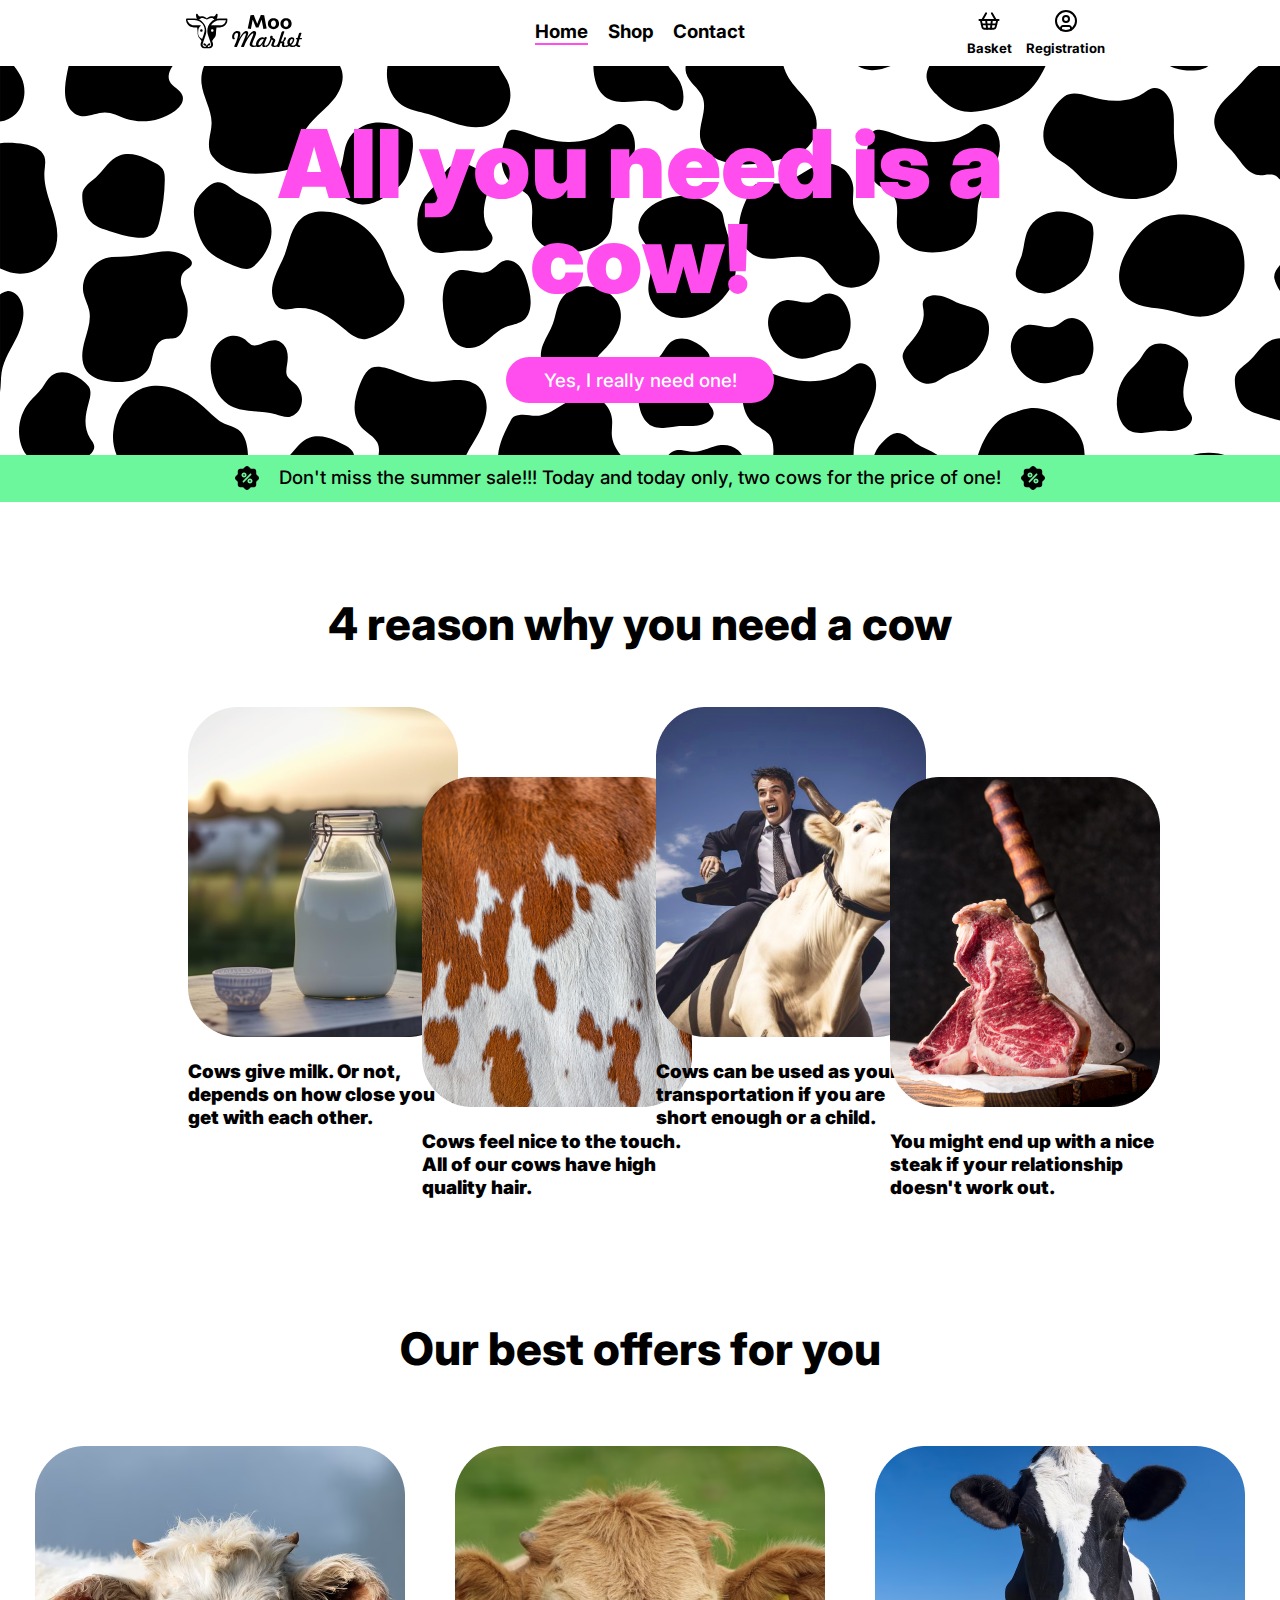
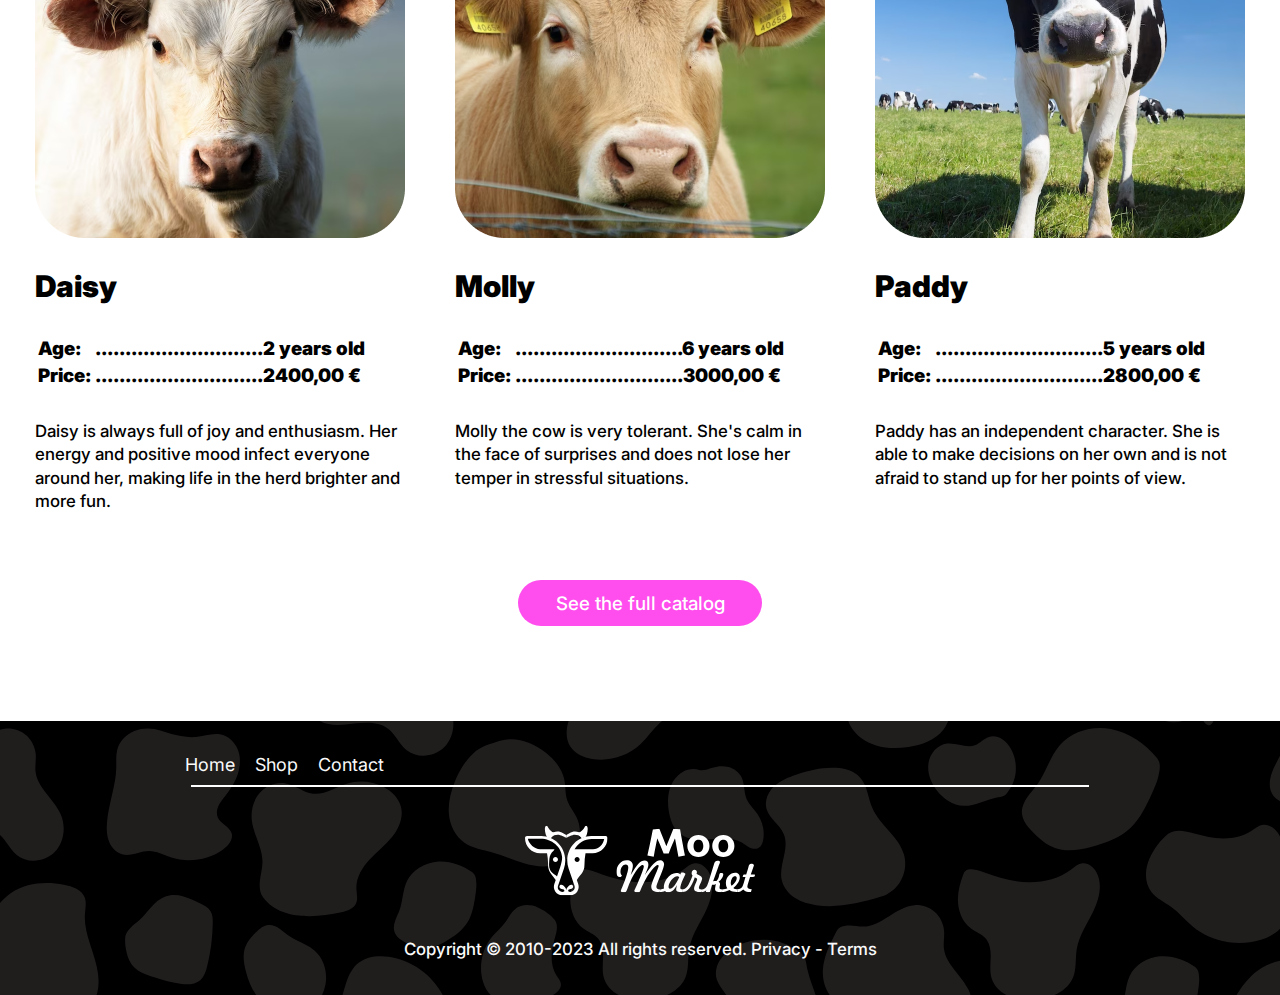
<file: index.html>
<!DOCTYPE html>
<html lang="en">
  <head>
    <meta charset="UTF-8" />
    <meta name="viewport" content="width=device-width, initial-scale=1.0" />
    <link rel="stylesheet" href="assets/styles.css" />
    <title>Moo Market - Home</title>
    <link rel="shortcut icon" type="image/x-icon" href="assets/favicon.svg" />
  </head>

  <body>
    <header>
      <nav>
        <a href="index.html">
          <img
            class="logo-image"
            src="./assets/logo.svg"
            alt="Face of a cow with the text Moo Market"
          />
        </a>

        <div class="central">
          <a class="active" href="index.html">Home</a>
          <a href="shop.html">Shop</a>
          <a href="contact.html">Contact</a>
        </div>
        <div class="top-right-nav">
          <div class="basket">
            <a href="basket.html">
              <svg
                width="24"
                height="24"
                viewBox="0 0 25 24"
                fill="none"
                xmlns="http://www.w3.org/2000/svg"
              >
                <path
                  d="M5.5 11L9.5 4"
                  stroke="black"
                  stroke-width="2"
                  stroke-linecap="round"
                  stroke-linejoin="round"
                />
                <path
                  d="M19.5 11L15.5 4"
                  stroke="black"
                  stroke-width="2"
                  stroke-linecap="round"
                  stroke-linejoin="round"
                />
                <path
                  d="M2.5 11H22.5"
                  stroke="black"
                  stroke-width="2"
                  stroke-linecap="round"
                  stroke-linejoin="round"
                />
                <path
                  d="M4 11L5.6 18.4C5.6935 18.8586 5.94485 19.2698 6.31028 19.5621C6.67572 19.8545 7.13211 20.0094 7.6 20H17.4C18.3 20 19.2 19.3 19.4 18.4L21.1 11"
                  stroke="black"
                  stroke-width="2"
                  stroke-linecap="round"
                  stroke-linejoin="round"
                />
                <path
                  d="M9.5 11L10.5 20"
                  stroke="black"
                  stroke-width="2"
                  stroke-linecap="round"
                  stroke-linejoin="round"
                />
                <path
                  d="M5 15.5H20"
                  stroke="black"
                  stroke-width="2"
                  stroke-linecap="round"
                  stroke-linejoin="round"
                />
                <path
                  d="M15.5 11L14.5 20"
                  stroke="black"
                  stroke-width="2"
                  stroke-linecap="round"
                  stroke-linejoin="round"
                />
              </svg>
            </a>
            <a href="basket.html">Basket</a>
          </div>
          <div class="registration">
            <a href="registration.html"
              ><svg
                width="24"
                height="24"
                viewBox="0 0 24 24"
                fill="none"
                xmlns="http://www.w3.org/2000/svg"
              >
                <g id="user-circle">
                  <path
                    id="Vector"
                    d="M12 22C17.5228 22 22 17.5228 22 12C22 6.47715 17.5228 2 12 2C6.47715 2 2 6.47715 2 12C2 17.5228 6.47715 22 12 22Z"
                    stroke="black"
                    stroke-width="2"
                    stroke-linecap="round"
                    stroke-linejoin="round"
                  />
                  <path
                    id="Vector_2"
                    d="M12 13C13.6569 13 15 11.6569 15 10C15 8.34315 13.6569 7 12 7C10.3431 7 9 8.34315 9 10C9 11.6569 10.3431 13 12 13Z"
                    stroke="black"
                    stroke-width="2"
                    stroke-linecap="round"
                    stroke-linejoin="round"
                  />
                  <path
                    id="Vector_3"
                    d="M7 20.662V19C7 18.4696 7.21071 17.9609 7.58579 17.5858C7.96086 17.2107 8.46957 17 9 17H15C15.5304 17 16.0391 17.2107 16.4142 17.5858C16.7893 17.9609 17 18.4696 17 19V20.662"
                    stroke="black"
                    stroke-width="2"
                    stroke-linecap="round"
                    stroke-linejoin="round"
                  />
                </g>
              </svg>
            </a>
            <a href="registration.html">Registration</a>
          </div>
        </div>
      </nav>

      <div class="hero-image">
        <h1 class="hero-text">All you need is a cow!</h1>
        <a href="shop.html" class="hero-link">
          <button type="button" class="hero-button">Yes, I really need one!</button>
        </a>
      </div>

      <a href="shop.html">
        <div class="marquee">
          <img src="assets/sale.svg" />
          <span class="sale"
            >Don't miss the summer sale!!! Today and today only, two cows for the price of
            one!</span
          >
          <img src="assets/sale.svg" />
        </div>
      </a>
    </header>

    <h2>4 reason why you need a cow</h2>
    <div class="reasons">
      <div class="reason-one">
        <div><img src="./assets/milk.png" alt="A bottle of milk" /></div>
        <h5>Cows give milk. Or not, depends on how close you get with each other.</h5>
      </div>
      <div class="reason-two">
        <div><img src="assets/hair.png" alt="Skin of a cow" /></div>
        <h5>Cows feel nice to the touch. All of our cows have high quality hair.</h5>
      </div>
      <div class="reason-three">
        <div><img src="assets/ride.png" alt="Man riding a cow" /></div>
        <h5>Cows can be used as your transportation if you are short enough or a child.</h5>
      </div>
      <div class="reason-four">
        <div><img src="assets/meat.png" alt="Sad meat" /></div>
        <h5>You might end up with a nice steak if your relationship doesn't work out.</h5>
      </div>
    </div>
    <h2>Our best offers for you</h2>
    <div class="offers-organization">
      <div class="offers">
        <div class="individual-offer">
          <img src="assets/Daisy.png" />
          <h4>Daisy</h4>
          <table>
            <tr>
              <td>Age:</td>
              <td>............................2 years old</td>
            </tr>
            <tr>
              <td>Price:</td>
              <td>............................2400,00 €</td>
            </tr>
          </table>
          <p>
            Daisy is always full of joy and enthusiasm. Her energy and positive mood infect everyone
            around her, making life in the herd brighter and more fun.
          </p>
        </div>

        <div class="individual-offer">
          <img src="assets/Molly.png" />
          <h4>Molly</h4>
          <table>
            <tr>
              <td>Age:</td>
              <td>............................6 years old</td>
            </tr>
            <tr>
              <td>Price:</td>
              <td>............................3000,00 €</td>
            </tr>
          </table>
          <p>
            Molly the cow is very tolerant. She's calm in the face of surprises and does not lose
            her temper in stressful situations.
          </p>
        </div>

        <div class="individual-offer">
          <img src="assets/Paddy.png" />
          <h4>Paddy</h4>
          <table>
            <tr>
              <td>Age:</td>
              <td>............................5 years old</td>
            </tr>
            <tr>
              <td>Price:</td>
              <td>............................2800,00 €</td>
            </tr>
          </table>
          <p>
            Paddy has an independent character. She is able to make decisions on her own and is not
            afraid to stand up for her points of view.
          </p>
        </div>
      </div>
      <a href="shop.html">
        <button type="button" class="catalog-button">See the full catalog</button>
      </a>
    </div>
    <footer>
      <div class="footer-pattern">
        <div class="footer-nav">
          <div class="footer-organization">
            <div class="links-bottom">
              <a href="index.html">Home</a>
              <a href="shop.html">Shop</a>
              <a href="contact.html">Contact</a>
            </div>
            <hr />
          </div>

          <div><img src="assets/moomarketfooter.svg" /></div>
          <div>
            <p>Copyright © 2010-2023 All rights reserved. Privacy - Terms</p>
          </div>
        </div>
      </div>
    </footer>
  </body>
</html>
</file>
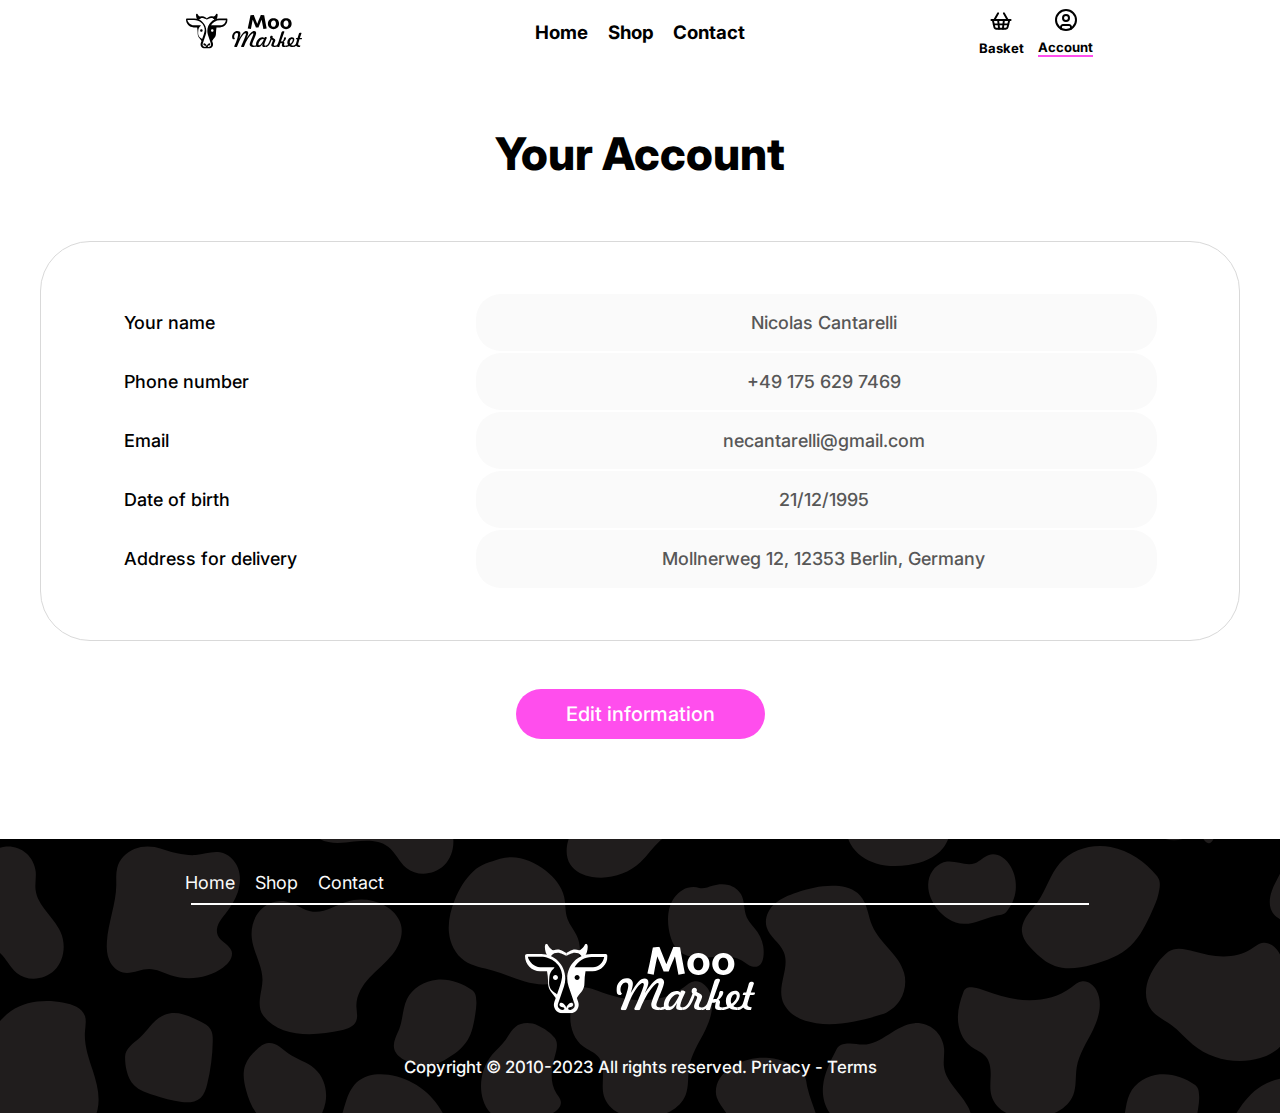
<file: account.html>
<!DOCTYPE html>
<html lang="en">
  <head>
    <meta charset="UTF-8" />
    <meta name="viewport" content="width=device-width, initial-scale=1.0" />
    <link rel="stylesheet" href="assets/styles.css" />
    <title>Moo Market - Account</title>
    <link rel="shortcut icon" type="image/x-icon" href="assets/favicon.svg" />
  </head>
  <body>
    <header>
      <nav>
        <a href="index.html">
          <img
            class="logo-image"
            src="./assets/logo.svg"
            alt="Face of a cow with the text Moo Market"
          />
        </a>

        <div class="central">
          <a href="index.html">Home</a>
          <a href="shop.html">Shop</a>
          <a href="contact.html">Contact</a>
        </div>
        <div class="top-right-nav">
          <div class="basket">
            <a href="basket.html">
              <svg
                width="24"
                height="24"
                viewBox="0 0 25 24"
                fill="none"
                xmlns="http://www.w3.org/2000/svg"
              >
                <path
                  d="M5.5 11L9.5 4"
                  stroke="black"
                  stroke-width="2"
                  stroke-linecap="round"
                  stroke-linejoin="round"
                />
                <path
                  d="M19.5 11L15.5 4"
                  stroke="black"
                  stroke-width="2"
                  stroke-linecap="round"
                  stroke-linejoin="round"
                />
                <path
                  d="M2.5 11H22.5"
                  stroke="black"
                  stroke-width="2"
                  stroke-linecap="round"
                  stroke-linejoin="round"
                />
                <path
                  d="M4 11L5.6 18.4C5.6935 18.8586 5.94485 19.2698 6.31028 19.5621C6.67572 19.8545 7.13211 20.0094 7.6 20H17.4C18.3 20 19.2 19.3 19.4 18.4L21.1 11"
                  stroke="black"
                  stroke-width="2"
                  stroke-linecap="round"
                  stroke-linejoin="round"
                />
                <path
                  d="M9.5 11L10.5 20"
                  stroke="black"
                  stroke-width="2"
                  stroke-linecap="round"
                  stroke-linejoin="round"
                />
                <path
                  d="M5 15.5H20"
                  stroke="black"
                  stroke-width="2"
                  stroke-linecap="round"
                  stroke-linejoin="round"
                />
                <path
                  d="M15.5 11L14.5 20"
                  stroke="black"
                  stroke-width="2"
                  stroke-linecap="round"
                  stroke-linejoin="round"
                />
              </svg>
            </a>
            <a href="basket.html">Basket</a>
          </div>
          <div class="registration">
            <a href="account.html"
              ><svg
                width="24"
                height="24"
                viewBox="0 0 24 24"
                fill="none"
                xmlns="http://www.w3.org/2000/svg"
              >
                <g id="user-circle">
                  <path
                    id="Vector"
                    d="M12 22C17.5228 22 22 17.5228 22 12C22 6.47715 17.5228 2 12 2C6.47715 2 2 6.47715 2 12C2 17.5228 6.47715 22 12 22Z"
                    stroke="black"
                    stroke-width="2"
                    stroke-linecap="round"
                    stroke-linejoin="round"
                  />
                  <path
                    id="Vector_2"
                    d="M12 13C13.6569 13 15 11.6569 15 10C15 8.34315 13.6569 7 12 7C10.3431 7 9 8.34315 9 10C9 11.6569 10.3431 13 12 13Z"
                    stroke="black"
                    stroke-width="2"
                    stroke-linecap="round"
                    stroke-linejoin="round"
                  />
                  <path
                    id="Vector_3"
                    d="M7 20.662V19C7 18.4696 7.21071 17.9609 7.58579 17.5858C7.96086 17.2107 8.46957 17 9 17H15C15.5304 17 16.0391 17.2107 16.4142 17.5858C16.7893 17.9609 17 18.4696 17 19V20.662"
                    stroke="black"
                    stroke-width="2"
                    stroke-linecap="round"
                    stroke-linejoin="round"
                  />
                </g>
              </svg>
            </a>
            <a class="active" href="account.html">Account</a>
          </div>
        </div>
      </nav>
    </header>
    <div class="account-form">
      <h2>Your Account</h2>
      <table class="account-details">
        <tr>
          <td>Your name</td>
          <td class="info-line">Nicolas Cantarelli</td>
        </tr>
        <tr>
          <td>Phone number</td>
          <td class="info-line">+49 175 629 7469</td>
        </tr>
        <tr>
          <td>Email</td>
          <td class="info-line">necantarelli@gmail.com</td>
        </tr>
        <tr>
          <td>Date of birth</td>
          <td class="info-line">21/12/1995</td>
        </tr>
        <tr>
          <td>Address for delivery</td>
          <td class="info-line">Mollnerweg 12, 12353 Berlin, Germany</td>
        </tr>
      </table>
      <button type="button" class="edit-button">Edit information</button>
    </div>
    <footer>
      <div class="footer-pattern">
        <div class="footer-nav">
          <div class="footer-organization">
            <div class="links-bottom">
              <a href="index.html">Home</a>
              <a href="shop.html">Shop</a>
              <a href="contact.html">Contact</a>
            </div>
            <hr />
          </div>

          <div><img src="assets/moomarketfooter.svg" /></div>
          <div>
            <p>Copyright © 2010-2023 All rights reserved. Privacy - Terms</p>
          </div>
        </div>
      </div>
    </footer>
  </body>
</html>
</file>
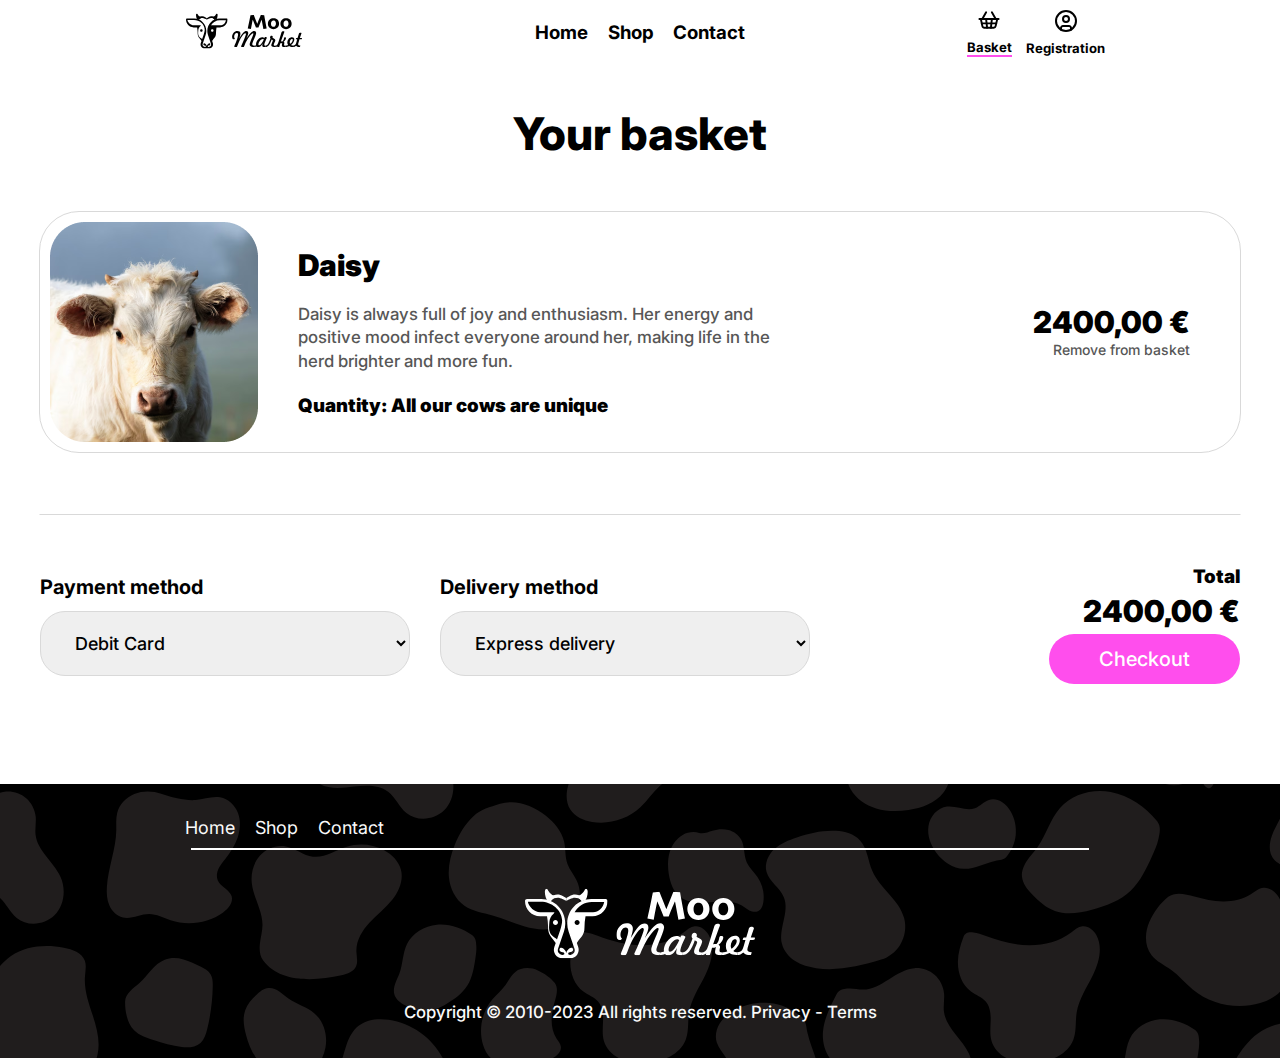
<file: basket-2.html>
<!DOCTYPE html>
<html lang="en">
  <head>
    <meta charset="UTF-8" />
    <meta name="viewport" content="width=device-width, initial-scale=1.0" />
    <link rel="stylesheet" href="assets/styles.css" />
    <title>Moo Market - Basket</title>
    <link rel="shortcut icon" type="image/x-icon" href="assets/favicon.svg" />
  </head>
  <body>
    <header>
      <nav>
        <a href="index.html">
          <img
            class="logo-image"
            src="./assets/logo.svg"
            alt="Face of a cow with the text Moo Market"
          />
        </a>

        <div class="central">
          <a href="index.html">Home</a>
          <a href="shop.html">Shop</a>
          <a href="contact.html">Contact</a>
        </div>
        <div class="top-right-nav">
          <div class="basket">
            <a href="basket-2.html">
              <svg
                width="24"
                height="24"
                viewBox="0 0 25 24"
                fill="none"
                xmlns="http://www.w3.org/2000/svg"
              >
                <path
                  d="M5.5 11L9.5 4"
                  stroke="black"
                  stroke-width="2"
                  stroke-linecap="round"
                  stroke-linejoin="round"
                />
                <path
                  d="M19.5 11L15.5 4"
                  stroke="black"
                  stroke-width="2"
                  stroke-linecap="round"
                  stroke-linejoin="round"
                />
                <path
                  d="M2.5 11H22.5"
                  stroke="black"
                  stroke-width="2"
                  stroke-linecap="round"
                  stroke-linejoin="round"
                />
                <path
                  d="M4 11L5.6 18.4C5.6935 18.8586 5.94485 19.2698 6.31028 19.5621C6.67572 19.8545 7.13211 20.0094 7.6 20H17.4C18.3 20 19.2 19.3 19.4 18.4L21.1 11"
                  stroke="black"
                  stroke-width="2"
                  stroke-linecap="round"
                  stroke-linejoin="round"
                />
                <path
                  d="M9.5 11L10.5 20"
                  stroke="black"
                  stroke-width="2"
                  stroke-linecap="round"
                  stroke-linejoin="round"
                />
                <path
                  d="M5 15.5H20"
                  stroke="black"
                  stroke-width="2"
                  stroke-linecap="round"
                  stroke-linejoin="round"
                />
                <path
                  d="M15.5 11L14.5 20"
                  stroke="black"
                  stroke-width="2"
                  stroke-linecap="round"
                  stroke-linejoin="round"
                />
              </svg>
            </a>
            <a class="active" href="basket-2.html">Basket</a>
          </div>
          <div class="registration">
            <a href="registration.html"
              ><svg
                width="24"
                height="24"
                viewBox="0 0 24 24"
                fill="none"
                xmlns="http://www.w3.org/2000/svg"
              >
                <g id="user-circle">
                  <path
                    id="Vector"
                    d="M12 22C17.5228 22 22 17.5228 22 12C22 6.47715 17.5228 2 12 2C6.47715 2 2 6.47715 2 12C2 17.5228 6.47715 22 12 22Z"
                    stroke="black"
                    stroke-width="2"
                    stroke-linecap="round"
                    stroke-linejoin="round"
                  />
                  <path
                    id="Vector_2"
                    d="M12 13C13.6569 13 15 11.6569 15 10C15 8.34315 13.6569 7 12 7C10.3431 7 9 8.34315 9 10C9 11.6569 10.3431 13 12 13Z"
                    stroke="black"
                    stroke-width="2"
                    stroke-linecap="round"
                    stroke-linejoin="round"
                  />
                  <path
                    id="Vector_3"
                    d="M7 20.662V19C7 18.4696 7.21071 17.9609 7.58579 17.5858C7.96086 17.2107 8.46957 17 9 17H15C15.5304 17 16.0391 17.2107 16.4142 17.5858C16.7893 17.9609 17 18.4696 17 19V20.662"
                    stroke="black"
                    stroke-width="2"
                    stroke-linecap="round"
                    stroke-linejoin="round"
                  />
                </g>
              </svg>
            </a>
            <a href="registration.html">Registration</a>
          </div>
        </div>
      </nav>
    </header>
    <div class="shopping-cart-container">
      <h2>Your basket</h2>
      <div class="shopping-cart-articles">
        <div class="article-one">
          <div class="article-one-left">
            <img src="assets/shop-daisy.png" />
            <div class="article-one-details">
              <h4>Daisy</h4>
              <p>
                Daisy is always full of joy and enthusiasm. Her energy and positive mood infect
                everyone around her, making life in the herd brighter and more fun.
              </p>
              <h5>Quantity: All our cows are unique</h5>
            </div>
          </div>
          <div class="article-one-price">
            <h4>2400,00 €</h4>
            <a href="basket-4.html"><p>Remove from basket</p></a>
          </div>
        </div>
        <!-- <div class="article-two">
          <div class="article-two-left">
            <img src="assets/shop-hazel.png" />
            <div class="article-two-details">
              <h4>Hazel</h4>
              <p>
                Hazel is a dependable cow that can be counted on to consistently follow the daily
                routines and tasks within the herd.
              </p>
              <h5>Quantity: All our cows are unique</h5>
            </div>
          </div>
          <div class="article-two-price">
            <h4>3500,00 €</h4>
            <p>Remove from basket</p>
          </div>
        </div> -->
      </div>
      <hr class="division-shopping-cart" />
      <div class="payment-methods">
        <div class="payment-left">
          <div class="payment-choice">
            <label for="payment-choice">Payment method</label>
            <select name="payment-choice" class="dropdown-payment">
              <option value="debit-card" class="debit-card-choice">Debit Card</option>
              <option value="credit-card">Credit Card</option>
              <option value="cash">Cash</option>
            </select>
          </div>
          <div class="delivery-choice">
            <label for="delivery-choice">Delivery method</label>
            <select name="delivery-choice" class="dropdown-delivery">
              <option value="express-delivery">Express delivery</option>
              <option value="free-delivery">Free delivery</option>
            </select>
          </div>
        </div>
        <div class="total-and-checkout">
          <h5>Total</h5>
          <h4>2400,00 €</h4>
          <button type="button" class="checkout-button">Checkout</button>
        </div>
      </div>
    </div>
    <footer>
      <div class="footer-pattern">
        <div class="footer-nav">
          <div class="footer-organization">
            <div class="links-bottom">
              <a href="index.html">Home</a>
              <a href="shop.html">Shop</a>
              <a href="contact.html">Contact</a>
            </div>
            <hr />
          </div>

          <div><img src="assets/moomarketfooter.svg" /></div>
          <div>
            <p>Copyright © 2010-2023 All rights reserved. Privacy - Terms</p>
          </div>
        </div>
      </div>
    </footer>
  </body>
</html>
</file>
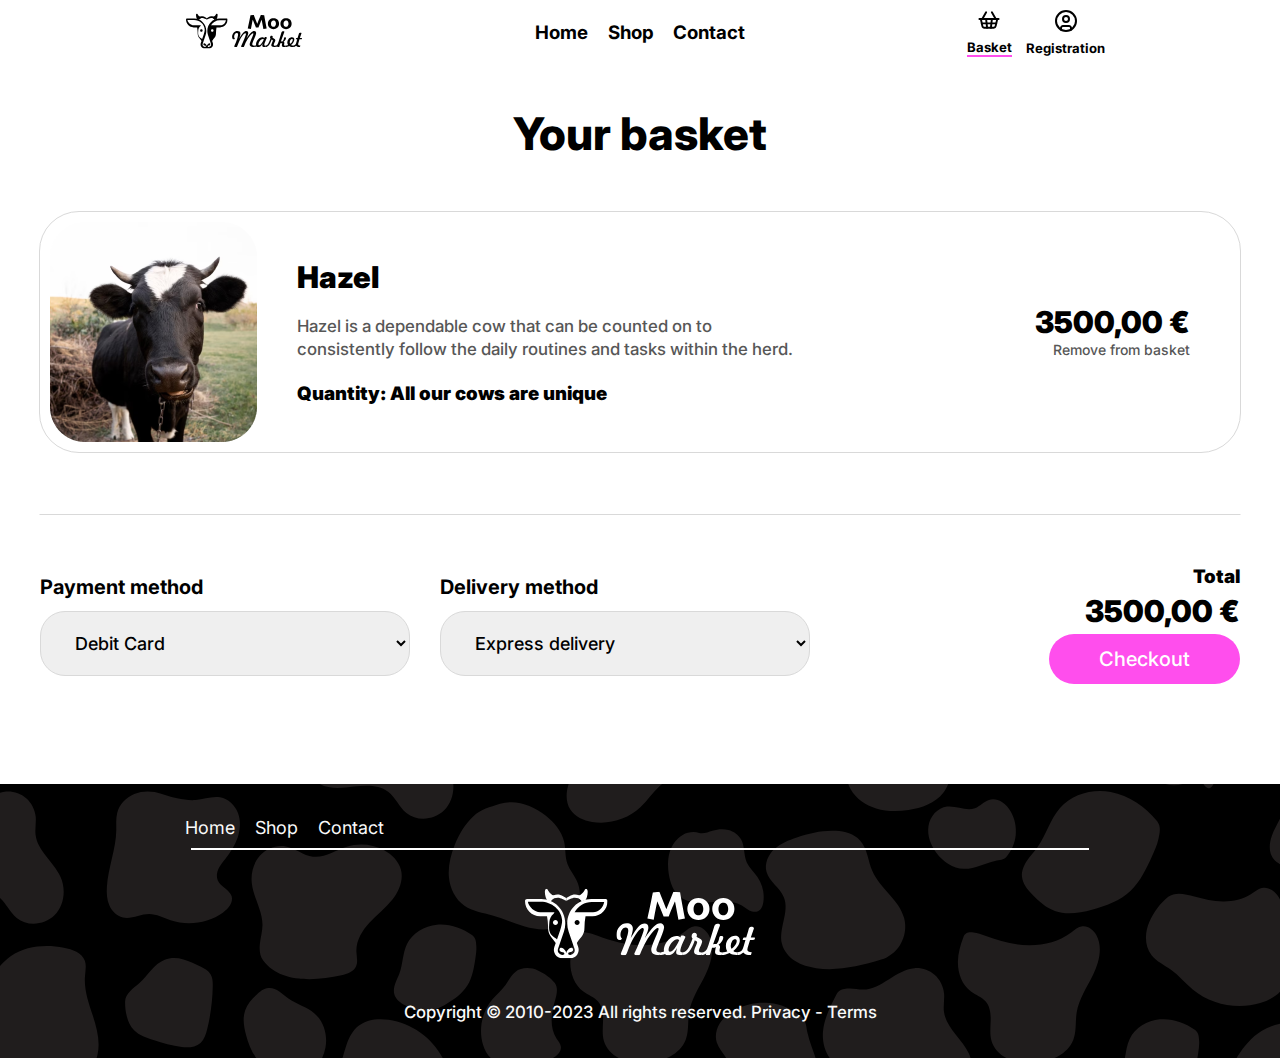
<file: basket-3.html>
<!DOCTYPE html>
<html lang="en">
  <head>
    <meta charset="UTF-8" />
    <meta name="viewport" content="width=device-width, initial-scale=1.0" />
    <link rel="stylesheet" href="assets/styles.css" />
    <title>Moo Market - Basket</title>
    <link rel="shortcut icon" type="image/x-icon" href="assets/favicon.svg" />
  </head>
  <body>
    <header>
      <nav>
        <a href="index.html">
          <img
            class="logo-image"
            src="./assets/logo.svg"
            alt="Face of a cow with the text Moo Market"
          />
        </a>

        <div class="central">
          <a href="index.html">Home</a>
          <a href="shop.html">Shop</a>
          <a href="contact.html">Contact</a>
        </div>
        <div class="top-right-nav">
          <div class="basket">
            <a href="basket-3.html">
              <svg
                width="24"
                height="24"
                viewBox="0 0 25 24"
                fill="none"
                xmlns="http://www.w3.org/2000/svg"
              >
                <path
                  d="M5.5 11L9.5 4"
                  stroke="black"
                  stroke-width="2"
                  stroke-linecap="round"
                  stroke-linejoin="round"
                />
                <path
                  d="M19.5 11L15.5 4"
                  stroke="black"
                  stroke-width="2"
                  stroke-linecap="round"
                  stroke-linejoin="round"
                />
                <path
                  d="M2.5 11H22.5"
                  stroke="black"
                  stroke-width="2"
                  stroke-linecap="round"
                  stroke-linejoin="round"
                />
                <path
                  d="M4 11L5.6 18.4C5.6935 18.8586 5.94485 19.2698 6.31028 19.5621C6.67572 19.8545 7.13211 20.0094 7.6 20H17.4C18.3 20 19.2 19.3 19.4 18.4L21.1 11"
                  stroke="black"
                  stroke-width="2"
                  stroke-linecap="round"
                  stroke-linejoin="round"
                />
                <path
                  d="M9.5 11L10.5 20"
                  stroke="black"
                  stroke-width="2"
                  stroke-linecap="round"
                  stroke-linejoin="round"
                />
                <path
                  d="M5 15.5H20"
                  stroke="black"
                  stroke-width="2"
                  stroke-linecap="round"
                  stroke-linejoin="round"
                />
                <path
                  d="M15.5 11L14.5 20"
                  stroke="black"
                  stroke-width="2"
                  stroke-linecap="round"
                  stroke-linejoin="round"
                />
              </svg>
            </a>
            <a class="active" href="basket-3.html">Basket</a>
          </div>
          <div class="registration">
            <a href="registration.html"
              ><svg
                width="24"
                height="24"
                viewBox="0 0 24 24"
                fill="none"
                xmlns="http://www.w3.org/2000/svg"
              >
                <g id="user-circle">
                  <path
                    id="Vector"
                    d="M12 22C17.5228 22 22 17.5228 22 12C22 6.47715 17.5228 2 12 2C6.47715 2 2 6.47715 2 12C2 17.5228 6.47715 22 12 22Z"
                    stroke="black"
                    stroke-width="2"
                    stroke-linecap="round"
                    stroke-linejoin="round"
                  />
                  <path
                    id="Vector_2"
                    d="M12 13C13.6569 13 15 11.6569 15 10C15 8.34315 13.6569 7 12 7C10.3431 7 9 8.34315 9 10C9 11.6569 10.3431 13 12 13Z"
                    stroke="black"
                    stroke-width="2"
                    stroke-linecap="round"
                    stroke-linejoin="round"
                  />
                  <path
                    id="Vector_3"
                    d="M7 20.662V19C7 18.4696 7.21071 17.9609 7.58579 17.5858C7.96086 17.2107 8.46957 17 9 17H15C15.5304 17 16.0391 17.2107 16.4142 17.5858C16.7893 17.9609 17 18.4696 17 19V20.662"
                    stroke="black"
                    stroke-width="2"
                    stroke-linecap="round"
                    stroke-linejoin="round"
                  />
                </g>
              </svg>
            </a>
            <a href="registration.html">Registration</a>
          </div>
        </div>
      </nav>
    </header>
    <div class="shopping-cart-container">
      <h2>Your basket</h2>
      <div class="shopping-cart-articles">
        <!-- <div class="article-one">
          <div class="article-one-left">
            <img src="assets/shop-daisy.png" />
            <div class="article-one-details">
              <h4>Daisy</h4>
              <p>
                Daisy is always full of joy and enthusiasm. Her energy and positive mood infect
                everyone around her, making life in the herd brighter and more fun.
              </p>
              <h5>Quantity: All our cows are unique</h5>
            </div>
          </div>
          <div class="article-one-price">
            <h4>2400,00 €</h4>
            <a href="test-basket-3.html"><p>Remove from basket</p></a>
          </div>
        </div> -->
        <div class="article-two">
          <div class="article-two-left">
            <img src="assets/shop-hazel.png" />
            <div class="article-two-details">
              <h4>Hazel</h4>
              <p>
                Hazel is a dependable cow that can be counted on to consistently follow the daily
                routines and tasks within the herd.
              </p>
              <h5>Quantity: All our cows are unique</h5>
            </div>
          </div>
          <div class="article-two-price">
            <h4>3500,00 €</h4>
            <a href="basket-4.html"><p>Remove from basket</p></a>
          </div>
        </div>
      </div>
      <hr class="division-shopping-cart" />
      <div class="payment-methods">
        <div class="payment-left">
          <div class="payment-choice">
            <label for="payment-choice">Payment method</label>
            <select name="payment-choice" class="dropdown-payment">
              <option value="debit-card" class="debit-card-choice">Debit Card</option>
              <option value="credit-card">Credit Card</option>
              <option value="cash">Cash</option>
            </select>
          </div>
          <div class="delivery-choice">
            <label for="delivery-choice">Delivery method</label>
            <select name="delivery-choice" class="dropdown-delivery">
              <option value="express-delivery">Express delivery</option>
              <option value="free-delivery">Free delivery</option>
            </select>
          </div>
        </div>
        <div class="total-and-checkout">
          <h5>Total</h5>
          <h4>3500,00 €</h4>
          <button type="button" class="checkout-button">Checkout</button>
        </div>
      </div>
    </div>
    <footer>
      <div class="footer-pattern">
        <div class="footer-nav">
          <div class="footer-organization">
            <div class="links-bottom">
              <a href="index.html">Home</a>
              <a href="shop.html">Shop</a>
              <a href="contact.html">Contact</a>
            </div>
            <hr />
          </div>

          <div><img src="assets/moomarketfooter.svg" /></div>
          <div>
            <p>Copyright © 2010-2023 All rights reserved. Privacy - Terms</p>
          </div>
        </div>
      </div>
    </footer>
  </body>
</html>
</file>
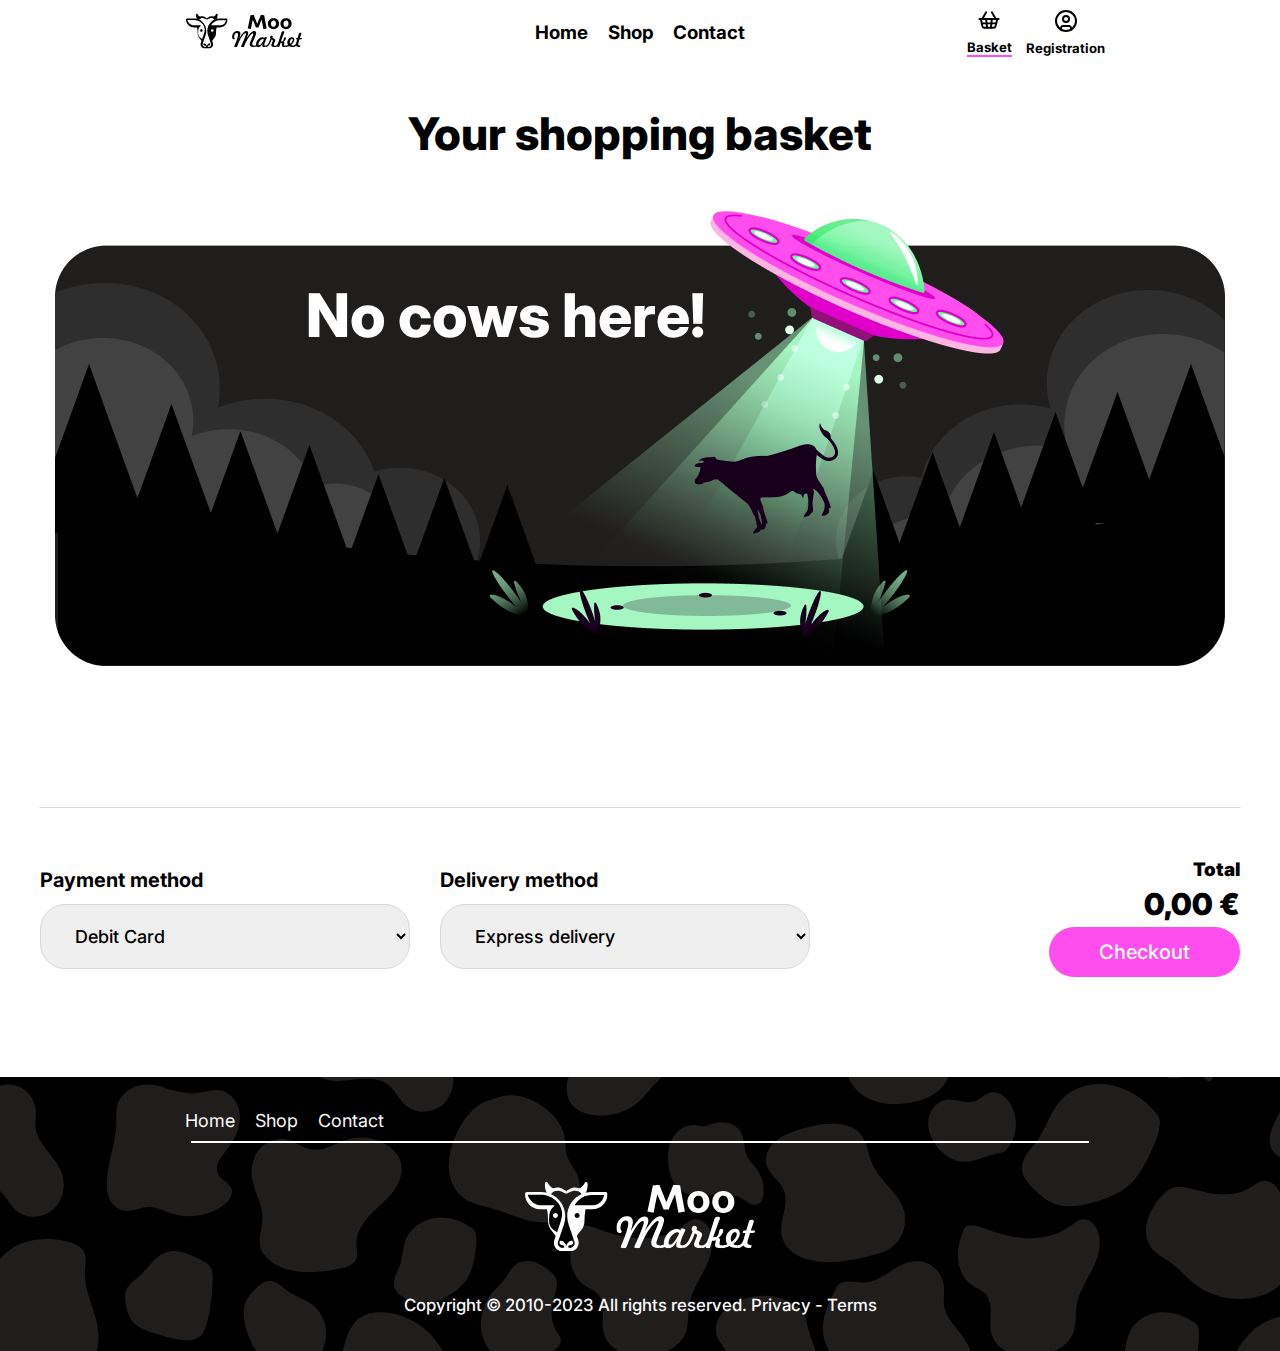
<file: basket-4.html>
<!DOCTYPE html>
<html lang="en">
  <head>
    <meta charset="UTF-8" />
    <meta name="viewport" content="width=device-width, initial-scale=1.0" />
    <link rel="stylesheet" href="assets/styles.css" />
    <title>Moo Market - Basket</title>
    <link rel="shortcut icon" type="image/x-icon" href="assets/favicon.svg" />
  </head>
  <body>
    <header>
      <nav>
        <a href="index.html">
          <img
            class="logo-image"
            src="./assets/logo.svg"
            alt="Face of a cow with the text Moo Market"
          />
        </a>

        <div class="central">
          <a href="index.html">Home</a>
          <a href="shop.html">Shop</a>
          <a href="contact.html">Contact</a>
        </div>
        <div class="top-right-nav">
          <div class="basket">
            <a href="basket-4.html">
              <svg
                width="24"
                height="24"
                viewBox="0 0 25 24"
                fill="none"
                xmlns="http://www.w3.org/2000/svg"
              >
                <path
                  d="M5.5 11L9.5 4"
                  stroke="black"
                  stroke-width="2"
                  stroke-linecap="round"
                  stroke-linejoin="round"
                />
                <path
                  d="M19.5 11L15.5 4"
                  stroke="black"
                  stroke-width="2"
                  stroke-linecap="round"
                  stroke-linejoin="round"
                />
                <path
                  d="M2.5 11H22.5"
                  stroke="black"
                  stroke-width="2"
                  stroke-linecap="round"
                  stroke-linejoin="round"
                />
                <path
                  d="M4 11L5.6 18.4C5.6935 18.8586 5.94485 19.2698 6.31028 19.5621C6.67572 19.8545 7.13211 20.0094 7.6 20H17.4C18.3 20 19.2 19.3 19.4 18.4L21.1 11"
                  stroke="black"
                  stroke-width="2"
                  stroke-linecap="round"
                  stroke-linejoin="round"
                />
                <path
                  d="M9.5 11L10.5 20"
                  stroke="black"
                  stroke-width="2"
                  stroke-linecap="round"
                  stroke-linejoin="round"
                />
                <path
                  d="M5 15.5H20"
                  stroke="black"
                  stroke-width="2"
                  stroke-linecap="round"
                  stroke-linejoin="round"
                />
                <path
                  d="M15.5 11L14.5 20"
                  stroke="black"
                  stroke-width="2"
                  stroke-linecap="round"
                  stroke-linejoin="round"
                />
              </svg>
            </a>
            <a class="active" href="basket-4.html">Basket</a>
          </div>
          <div class="registration">
            <a href="registration.html"
              ><svg
                width="24"
                height="24"
                viewBox="0 0 24 24"
                fill="none"
                xmlns="http://www.w3.org/2000/svg"
              >
                <g id="user-circle">
                  <path
                    id="Vector"
                    d="M12 22C17.5228 22 22 17.5228 22 12C22 6.47715 17.5228 2 12 2C6.47715 2 2 6.47715 2 12C2 17.5228 6.47715 22 12 22Z"
                    stroke="black"
                    stroke-width="2"
                    stroke-linecap="round"
                    stroke-linejoin="round"
                  />
                  <path
                    id="Vector_2"
                    d="M12 13C13.6569 13 15 11.6569 15 10C15 8.34315 13.6569 7 12 7C10.3431 7 9 8.34315 9 10C9 11.6569 10.3431 13 12 13Z"
                    stroke="black"
                    stroke-width="2"
                    stroke-linecap="round"
                    stroke-linejoin="round"
                  />
                  <path
                    id="Vector_3"
                    d="M7 20.662V19C7 18.4696 7.21071 17.9609 7.58579 17.5858C7.96086 17.2107 8.46957 17 9 17H15C15.5304 17 16.0391 17.2107 16.4142 17.5858C16.7893 17.9609 17 18.4696 17 19V20.662"
                    stroke="black"
                    stroke-width="2"
                    stroke-linecap="round"
                    stroke-linejoin="round"
                  />
                </g>
              </svg>
            </a>
            <a href="registration.html">Registration</a>
          </div>
        </div>
      </nav>
    </header>
    <div class="shopping-cart-container">
      <h2>Your shopping basket</h2>
      <div class="shopping-cart-articles">
        <img src="assets/nothing-here.png" class="confirmation-image" />
      </div>
      <a href="shop.html" class="no-cow-image">No cows here!</a>
      <hr class="division-shopping-cart" />
      <div class="payment-methods">
        <div class="payment-left">
          <div class="payment-choice">
            <label for="payment-choice">Payment method</label>
            <select name="payment-choice" class="dropdown-payment">
              <option value="debit-card" class="debit-card-choice">Debit Card</option>
              <option value="credit-card">Credit Card</option>
              <option value="cash">Cash</option>
            </select>
          </div>
          <div class="delivery-choice">
            <label for="delivery-choice">Delivery method</label>
            <select name="delivery-choice" class="dropdown-delivery">
              <option value="express-delivery">Express delivery</option>
              <option value="free-delivery">Free delivery</option>
            </select>
          </div>
        </div>
        <div class="total-and-checkout">
          <h5>Total</h5>
          <h4>0,00 €</h4>
          <button type="button" class="checkout-button">Checkout</button>
        </div>
      </div>
    </div>
    <footer>
      <div class="footer-pattern">
        <div class="footer-nav">
          <div class="footer-organization">
            <div class="links-bottom">
              <a href="index.html">Home</a>
              <a href="shop.html">Shop</a>
              <a href="contact.html">Contact</a>
            </div>
            <hr />
          </div>

          <div><img src="assets/moomarketfooter.svg" /></div>
          <div>
            <p>Copyright © 2010-2023 All rights reserved. Privacy - Terms</p>
          </div>
        </div>
      </div>
    </footer>
  </body>
</html>
</file>
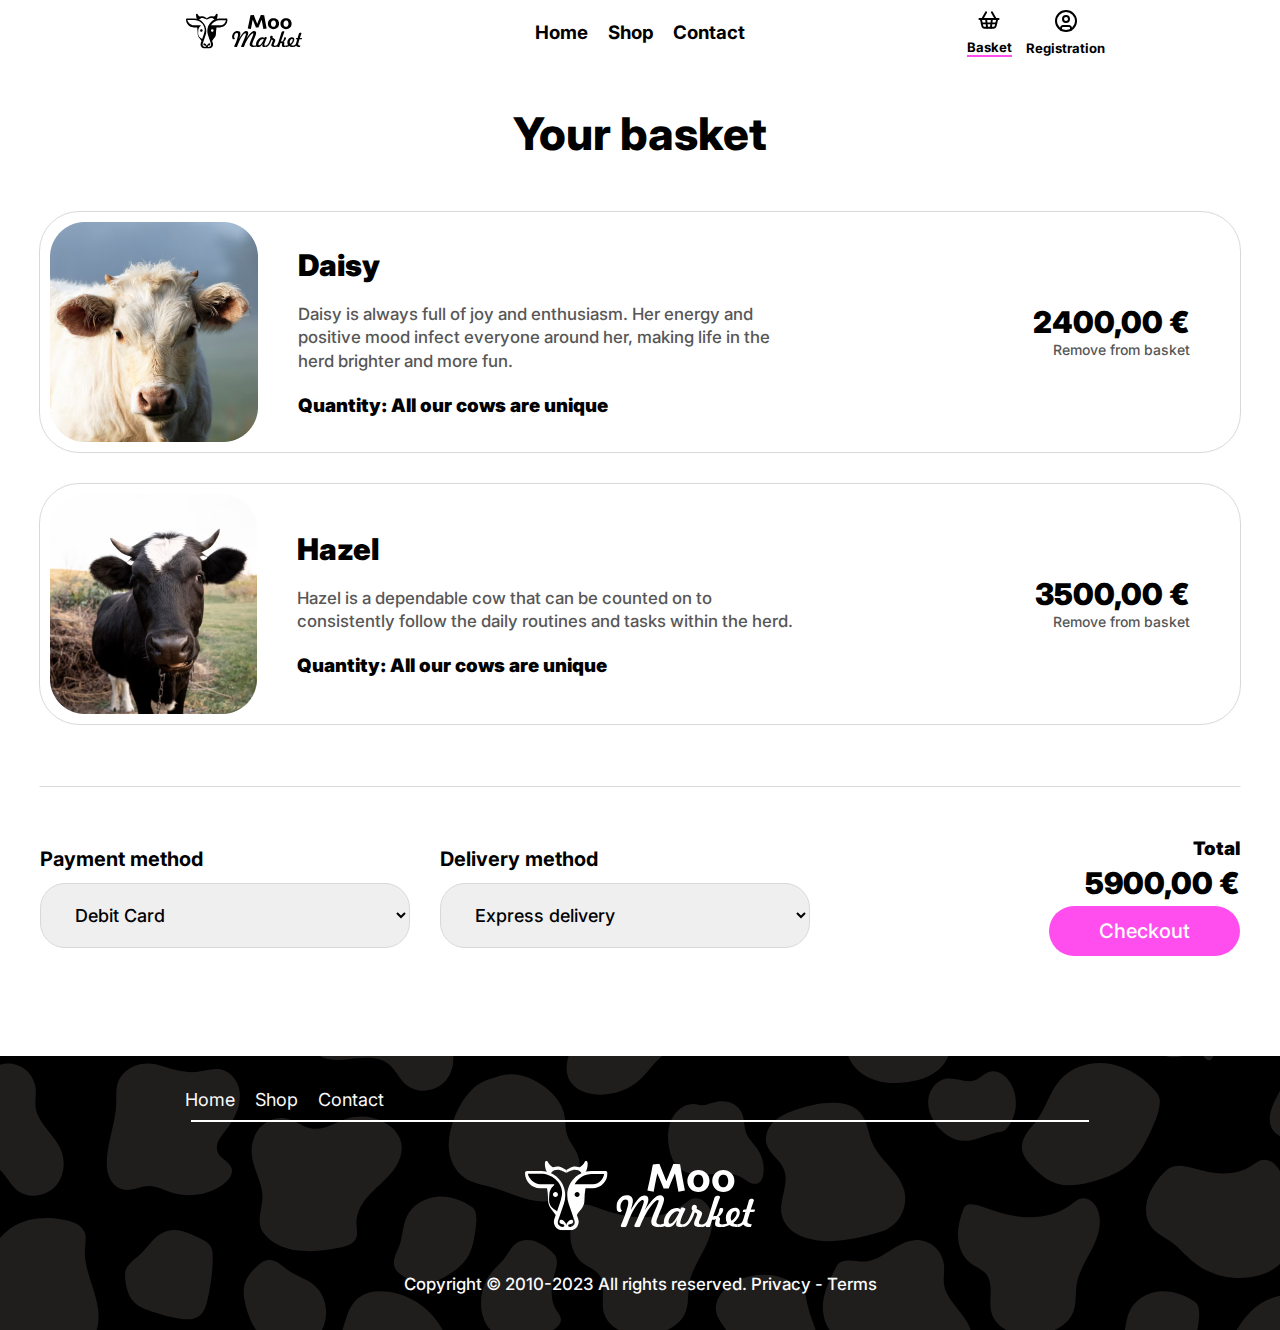
<file: basket.html>
<!DOCTYPE html>
<html lang="en">
  <head>
    <meta charset="UTF-8" />
    <meta name="viewport" content="width=device-width, initial-scale=1.0" />
    <link rel="stylesheet" href="assets/styles.css" />
    <title>Moo Market - Basket</title>
    <link rel="shortcut icon" type="image/x-icon" href="assets/favicon.svg" />
  </head>
  <body>
    <header>
      <nav>
        <a href="index.html">
          <img
            class="logo-image"
            src="./assets/logo.svg"
            alt="Face of a cow with the text Moo Market"
          />
        </a>

        <div class="central">
          <a href="index.html">Home</a>
          <a href="shop.html">Shop</a>
          <a href="contact.html">Contact</a>
        </div>
        <div class="top-right-nav">
          <div class="basket">
            <a href="basket.html">
              <svg
                width="24"
                height="24"
                viewBox="0 0 25 24"
                fill="none"
                xmlns="http://www.w3.org/2000/svg"
              >
                <path
                  d="M5.5 11L9.5 4"
                  stroke="black"
                  stroke-width="2"
                  stroke-linecap="round"
                  stroke-linejoin="round"
                />
                <path
                  d="M19.5 11L15.5 4"
                  stroke="black"
                  stroke-width="2"
                  stroke-linecap="round"
                  stroke-linejoin="round"
                />
                <path
                  d="M2.5 11H22.5"
                  stroke="black"
                  stroke-width="2"
                  stroke-linecap="round"
                  stroke-linejoin="round"
                />
                <path
                  d="M4 11L5.6 18.4C5.6935 18.8586 5.94485 19.2698 6.31028 19.5621C6.67572 19.8545 7.13211 20.0094 7.6 20H17.4C18.3 20 19.2 19.3 19.4 18.4L21.1 11"
                  stroke="black"
                  stroke-width="2"
                  stroke-linecap="round"
                  stroke-linejoin="round"
                />
                <path
                  d="M9.5 11L10.5 20"
                  stroke="black"
                  stroke-width="2"
                  stroke-linecap="round"
                  stroke-linejoin="round"
                />
                <path
                  d="M5 15.5H20"
                  stroke="black"
                  stroke-width="2"
                  stroke-linecap="round"
                  stroke-linejoin="round"
                />
                <path
                  d="M15.5 11L14.5 20"
                  stroke="black"
                  stroke-width="2"
                  stroke-linecap="round"
                  stroke-linejoin="round"
                />
              </svg>
            </a>
            <a class="active" href="basket.html">Basket</a>
          </div>
          <div class="registration">
            <a href="registration.html"
              ><svg
                width="24"
                height="24"
                viewBox="0 0 24 24"
                fill="none"
                xmlns="http://www.w3.org/2000/svg"
              >
                <g id="user-circle">
                  <path
                    id="Vector"
                    d="M12 22C17.5228 22 22 17.5228 22 12C22 6.47715 17.5228 2 12 2C6.47715 2 2 6.47715 2 12C2 17.5228 6.47715 22 12 22Z"
                    stroke="black"
                    stroke-width="2"
                    stroke-linecap="round"
                    stroke-linejoin="round"
                  />
                  <path
                    id="Vector_2"
                    d="M12 13C13.6569 13 15 11.6569 15 10C15 8.34315 13.6569 7 12 7C10.3431 7 9 8.34315 9 10C9 11.6569 10.3431 13 12 13Z"
                    stroke="black"
                    stroke-width="2"
                    stroke-linecap="round"
                    stroke-linejoin="round"
                  />
                  <path
                    id="Vector_3"
                    d="M7 20.662V19C7 18.4696 7.21071 17.9609 7.58579 17.5858C7.96086 17.2107 8.46957 17 9 17H15C15.5304 17 16.0391 17.2107 16.4142 17.5858C16.7893 17.9609 17 18.4696 17 19V20.662"
                    stroke="black"
                    stroke-width="2"
                    stroke-linecap="round"
                    stroke-linejoin="round"
                  />
                </g>
              </svg>
            </a>
            <a href="registration.html">Registration</a>
          </div>
        </div>
      </nav>
    </header>
    <div class="shopping-cart-container">
      <h2>Your basket</h2>
      <div class="shopping-cart-articles">
        <div class="article-one">
          <div class="article-one-left">
            <img src="assets/shop-daisy.png" />
            <div class="article-one-details">
              <h4>Daisy</h4>
              <p>
                Daisy is always full of joy and enthusiasm. Her energy and positive mood infect
                everyone around her, making life in the herd brighter and more fun.
              </p>
              <h5>Quantity: All our cows are unique</h5>
            </div>
          </div>
          <div class="article-one-price">
            <h4>2400,00 €</h4>
            <a href="basket-3.html"><p>Remove from basket</p></a>
          </div>
        </div>
        <div class="article-two">
          <div class="article-two-left">
            <img src="assets/shop-hazel.png" />
            <div class="article-two-details">
              <h4>Hazel</h4>
              <p>
                Hazel is a dependable cow that can be counted on to consistently follow the daily
                routines and tasks within the herd.
              </p>
              <h5>Quantity: All our cows are unique</h5>
            </div>
          </div>
          <div class="article-two-price">
            <h4>3500,00 €</h4>
            <a href="basket-2.html"><p>Remove from basket</p></a>
          </div>
        </div>
      </div>
      <hr class="division-shopping-cart" />
      <div class="payment-methods">
        <div class="payment-left">
          <div class="payment-choice">
            <label for="payment-choice">Payment method</label>
            <select name="payment-choice" class="dropdown-payment">
              <option value="debit-card" class="debit-card-choice">Debit Card</option>
              <option value="credit-card">Credit Card</option>
              <option value="cash">Cash</option>
            </select>
          </div>
          <div class="delivery-choice">
            <label for="delivery-choice">Delivery method</label>
            <select name="delivery-choice" class="dropdown-delivery">
              <option value="express-delivery">Express delivery</option>
              <option value="free-delivery">Free delivery</option>
            </select>
          </div>
        </div>
        <div class="total-and-checkout">
          <h5>Total</h5>
          <h4>5900,00 €</h4>
          <button type="button" class="checkout-button">Checkout</button>
        </div>
      </div>
    </div>
    <footer>
      <div class="footer-pattern">
        <div class="footer-nav">
          <div class="footer-organization">
            <div class="links-bottom">
              <a href="index.html">Home</a>
              <a href="shop.html">Shop</a>
              <a href="contact.html">Contact</a>
            </div>
            <hr />
          </div>

          <div><img src="assets/moomarketfooter.svg" /></div>
          <div>
            <p>Copyright © 2010-2023 All rights reserved. Privacy - Terms</p>
          </div>
        </div>
      </div>
    </footer>
  </body>
</html>
</file>
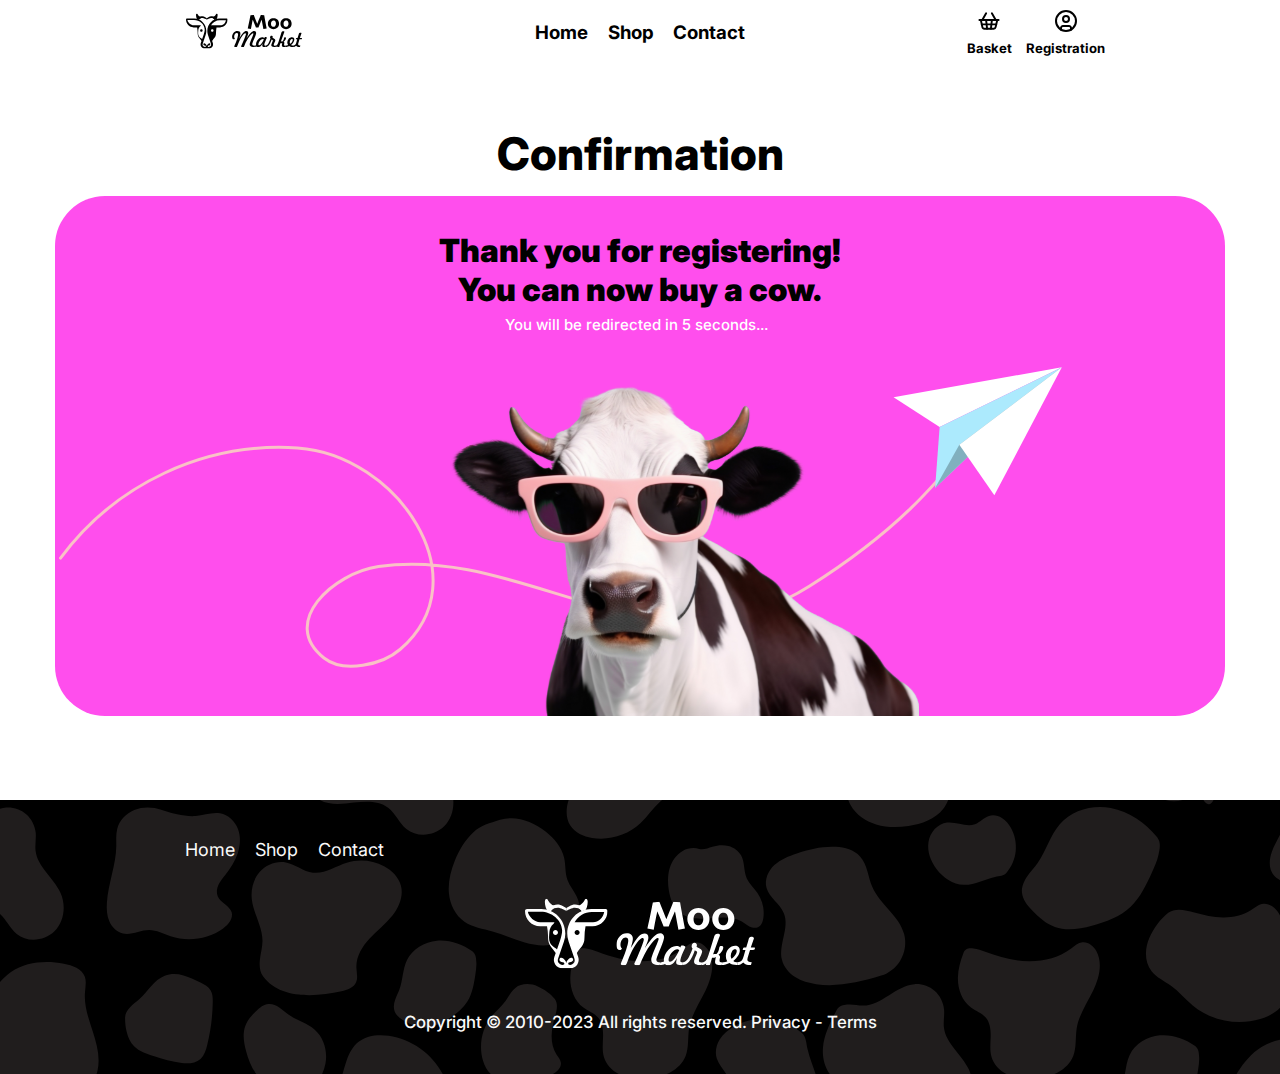
<file: confirmation.html>
<!DOCTYPE html>
<html lang="en">
  <head>
    <meta charset="UTF-8" />
    <meta name="viewport" content="width=device-width, initial-scale=1.0" />
    <meta http-equiv="refresh" content="5; URL=account.html" />
    <link rel="stylesheet" href="assets/styles.css" />
    <title>Moo Market - Confirmation</title>
    <link rel="shortcut icon" type="image/x-icon" href="assets/favicon.svg" />
  </head>

  <body>
    <header>
      <nav>
        <a href="index.html">
          <img
            class="logo-image"
            src="./assets/logo.svg"
            alt="Face of a cow with the text Moo Market"
          />
        </a>

        <div class="central">
          <a href="index.html">Home</a>
          <a href="shop.html">Shop</a>
          <a href="contact.html">Contact</a>
        </div>
        <div class="top-right-nav">
          <div class="basket">
            <a href="basket.html">
              <svg
                width="24"
                height="24"
                viewBox="0 0 25 24"
                fill="none"
                xmlns="http://www.w3.org/2000/svg"
              >
                <path
                  d="M5.5 11L9.5 4"
                  stroke="black"
                  stroke-width="2"
                  stroke-linecap="round"
                  stroke-linejoin="round"
                />
                <path
                  d="M19.5 11L15.5 4"
                  stroke="black"
                  stroke-width="2"
                  stroke-linecap="round"
                  stroke-linejoin="round"
                />
                <path
                  d="M2.5 11H22.5"
                  stroke="black"
                  stroke-width="2"
                  stroke-linecap="round"
                  stroke-linejoin="round"
                />
                <path
                  d="M4 11L5.6 18.4C5.6935 18.8586 5.94485 19.2698 6.31028 19.5621C6.67572 19.8545 7.13211 20.0094 7.6 20H17.4C18.3 20 19.2 19.3 19.4 18.4L21.1 11"
                  stroke="black"
                  stroke-width="2"
                  stroke-linecap="round"
                  stroke-linejoin="round"
                />
                <path
                  d="M9.5 11L10.5 20"
                  stroke="black"
                  stroke-width="2"
                  stroke-linecap="round"
                  stroke-linejoin="round"
                />
                <path
                  d="M5 15.5H20"
                  stroke="black"
                  stroke-width="2"
                  stroke-linecap="round"
                  stroke-linejoin="round"
                />
                <path
                  d="M15.5 11L14.5 20"
                  stroke="black"
                  stroke-width="2"
                  stroke-linecap="round"
                  stroke-linejoin="round"
                />
              </svg>
            </a>
            <a href="basket.html">Basket</a>
          </div>
          <div class="registration">
            <a href="registration.html"
              ><svg
                width="24"
                height="24"
                viewBox="0 0 24 24"
                fill="none"
                xmlns="http://www.w3.org/2000/svg"
              >
                <g id="user-circle">
                  <path
                    id="Vector"
                    d="M12 22C17.5228 22 22 17.5228 22 12C22 6.47715 17.5228 2 12 2C6.47715 2 2 6.47715 2 12C2 17.5228 6.47715 22 12 22Z"
                    stroke="black"
                    stroke-width="2"
                    stroke-linecap="round"
                    stroke-linejoin="round"
                  />
                  <path
                    id="Vector_2"
                    d="M12 13C13.6569 13 15 11.6569 15 10C15 8.34315 13.6569 7 12 7C10.3431 7 9 8.34315 9 10C9 11.6569 10.3431 13 12 13Z"
                    stroke="black"
                    stroke-width="2"
                    stroke-linecap="round"
                    stroke-linejoin="round"
                  />
                  <path
                    id="Vector_3"
                    d="M7 20.662V19C7 18.4696 7.21071 17.9609 7.58579 17.5858C7.96086 17.2107 8.46957 17 9 17H15C15.5304 17 16.0391 17.2107 16.4142 17.5858C16.7893 17.9609 17 18.4696 17 19V20.662"
                    stroke="black"
                    stroke-width="2"
                    stroke-linecap="round"
                    stroke-linejoin="round"
                  />
                </g>
              </svg>
            </a>
            <a href="registration.html">Registration</a>
          </div>
        </div>
      </nav>
    </header>
    <div>
      <div class="confirmation-page">
        <div class="confirmation-title"><h2>Confirmation</h2></div>
        <div class="confirmation-image">
          <a href="shop.html"
            ><img src="assets/registration-message.svg" alt="cool cow thanks you for registering"
          /></a>
        </div>
        <div class="confirmation-text">
          <a href="shop.html">Thank you for registering! You can now buy a cow.</a>
        </div>
        <div>
          <a href="shop.html" class="banner-info-text">You will be redirected in 5 seconds...</a>
        </div>
      </div>
    </div>
    <footer>
      <div class="footer-pattern">
        <div class="footer-nav">
          <div class="links-bottom">
            <a href="index.html">Home</a>
            <a href="shop.html">Shop</a>
            <a href="contact.html">Contact</a>
          </div>

          <div><img src="assets/moomarketfooter.svg" /></div>
          <div>
            <p>Copyright © 2010-2023 All rights reserved. Privacy - Terms</p>
          </div>
        </div>
      </div>
    </footer>
  </body>
</html>
</file>
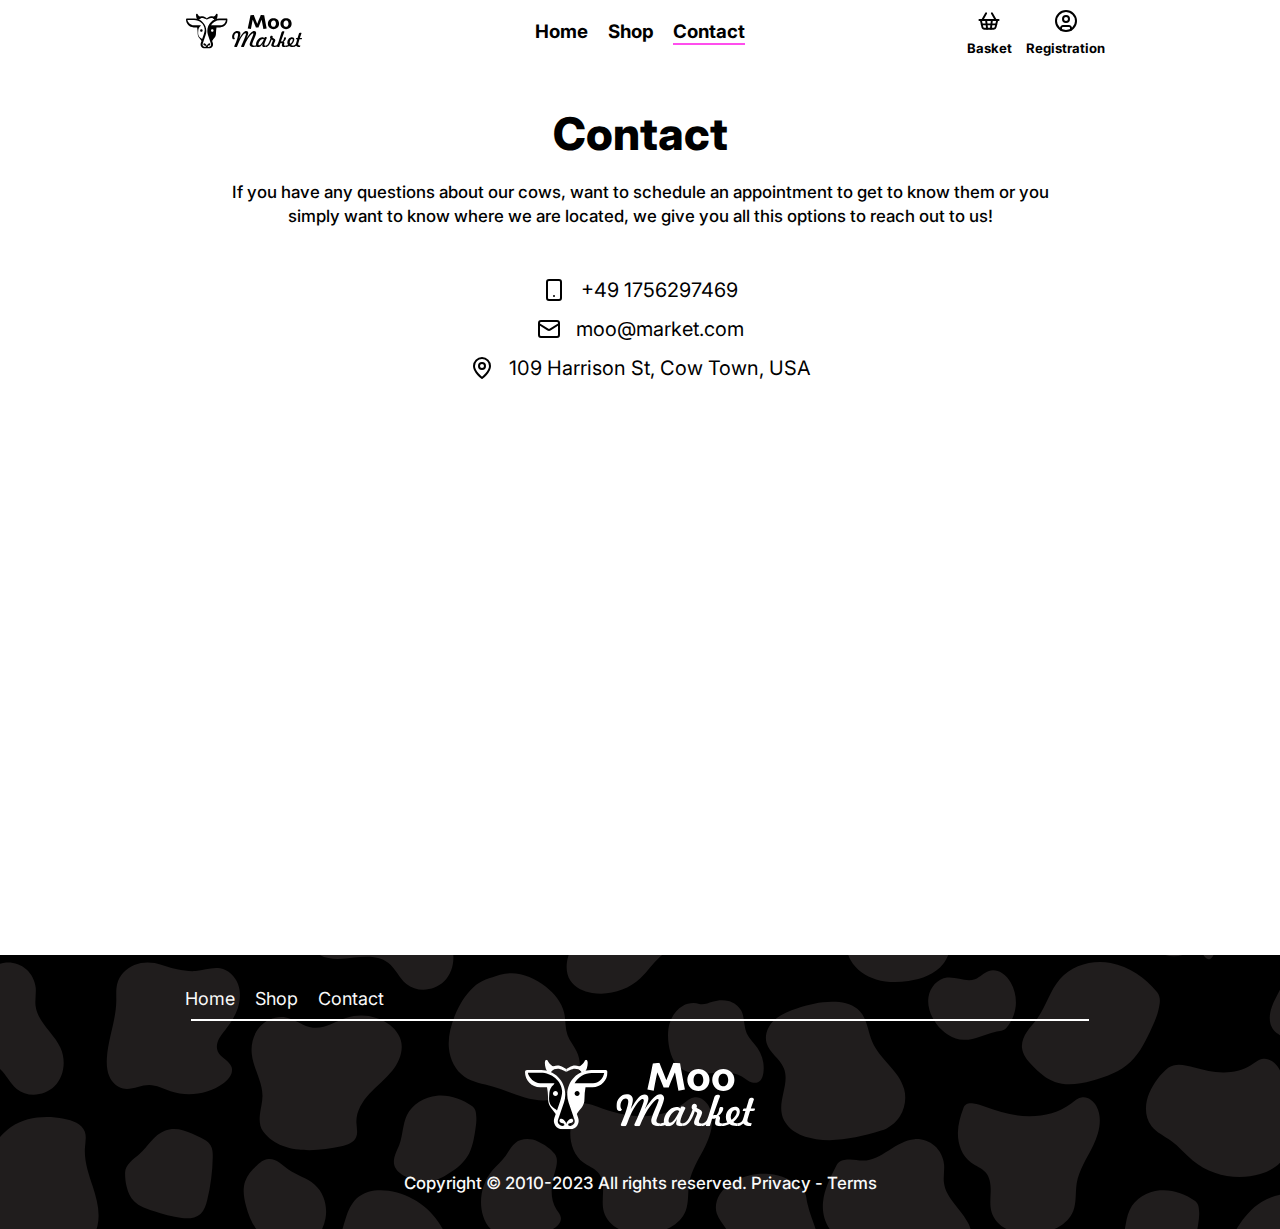
<file: contact.html>
<!DOCTYPE html>
<html lang="en">
  <head>
    <meta charset="UTF-8" />
    <meta name="viewport" content="width=device-width, initial-scale=1.0" />
    <link rel="stylesheet" href="assets/styles.css" />
    <title>Moo Market - Contact</title>
    <link rel="shortcut icon" type="image/x-icon" href="assets/favicon.svg" />
  </head>
  <body>
    <header>
      <nav>
        <a href="index.html">
          <img
            class="logo-image"
            src="./assets/logo.svg"
            alt="Face of a cow with the text Moo Market"
          />
        </a>

        <div class="central">
          <a href="index.html">Home</a>
          <a href="shop.html">Shop</a>
          <a class="active" href="contact.html">Contact</a>
        </div>
        <div class="top-right-nav">
          <div class="basket">
            <a href="basket.html">
              <svg
                width="24"
                height="24"
                viewBox="0 0 25 24"
                fill="none"
                xmlns="http://www.w3.org/2000/svg"
              >
                <path
                  d="M5.5 11L9.5 4"
                  stroke="black"
                  stroke-width="2"
                  stroke-linecap="round"
                  stroke-linejoin="round"
                />
                <path
                  d="M19.5 11L15.5 4"
                  stroke="black"
                  stroke-width="2"
                  stroke-linecap="round"
                  stroke-linejoin="round"
                />
                <path
                  d="M2.5 11H22.5"
                  stroke="black"
                  stroke-width="2"
                  stroke-linecap="round"
                  stroke-linejoin="round"
                />
                <path
                  d="M4 11L5.6 18.4C5.6935 18.8586 5.94485 19.2698 6.31028 19.5621C6.67572 19.8545 7.13211 20.0094 7.6 20H17.4C18.3 20 19.2 19.3 19.4 18.4L21.1 11"
                  stroke="black"
                  stroke-width="2"
                  stroke-linecap="round"
                  stroke-linejoin="round"
                />
                <path
                  d="M9.5 11L10.5 20"
                  stroke="black"
                  stroke-width="2"
                  stroke-linecap="round"
                  stroke-linejoin="round"
                />
                <path
                  d="M5 15.5H20"
                  stroke="black"
                  stroke-width="2"
                  stroke-linecap="round"
                  stroke-linejoin="round"
                />
                <path
                  d="M15.5 11L14.5 20"
                  stroke="black"
                  stroke-width="2"
                  stroke-linecap="round"
                  stroke-linejoin="round"
                />
              </svg>
            </a>
            <a href="basket.html">Basket</a>
          </div>
          <div class="registration">
            <a href="registration.html"
              ><svg
                width="24"
                height="24"
                viewBox="0 0 24 24"
                fill="none"
                xmlns="http://www.w3.org/2000/svg"
              >
                <g id="user-circle">
                  <path
                    id="Vector"
                    d="M12 22C17.5228 22 22 17.5228 22 12C22 6.47715 17.5228 2 12 2C6.47715 2 2 6.47715 2 12C2 17.5228 6.47715 22 12 22Z"
                    stroke="black"
                    stroke-width="2"
                    stroke-linecap="round"
                    stroke-linejoin="round"
                  />
                  <path
                    id="Vector_2"
                    d="M12 13C13.6569 13 15 11.6569 15 10C15 8.34315 13.6569 7 12 7C10.3431 7 9 8.34315 9 10C9 11.6569 10.3431 13 12 13Z"
                    stroke="black"
                    stroke-width="2"
                    stroke-linecap="round"
                    stroke-linejoin="round"
                  />
                  <path
                    id="Vector_3"
                    d="M7 20.662V19C7 18.4696 7.21071 17.9609 7.58579 17.5858C7.96086 17.2107 8.46957 17 9 17H15C15.5304 17 16.0391 17.2107 16.4142 17.5858C16.7893 17.9609 17 18.4696 17 19V20.662"
                    stroke="black"
                    stroke-width="2"
                    stroke-linecap="round"
                    stroke-linejoin="round"
                  />
                </g>
              </svg>
            </a>
            <a href="registration.html">Registration</a>
          </div>
        </div>
      </nav>
    </header>
    <div>
      <h2>Contact</h2>
      <div class="contact-content">
        <p>
          If you have any questions about our cows, want to schedule an appointment to get to know
          them or you simply want to know where we are located, we give you all this options to
          reach out to us!
        </p>

        <div class="contact-means">
          <div class="smartphone">
            <img src="assets/smartphone.svg" alt="cellphone icon" />
            +49 1756297469
          </div>

          <div class="email">
            <img src="assets/mail.svg" alt="email logo" />
            <a class="text" href="mailto:moo@market.com" target="_blank">moo@market.com</a>
          </div>
          <div class="address">
            <img src="assets/map-pin.svg" alt="map pin" />
            109 Harrison St, Cow Town, USA
          </div>
        </div>
      </div>
    </div>
    <div class="google-map">
      <iframe
        src="https://www.google.com/maps/embed?pb=!1m18!1m12!1m3!1d8870.033817310217!2d-87.40746402852514!3d38.962979597188266!2m3!1f0!2f0!3f0!3m2!1i1024!2i768!4f13.1!3m3!1m2!1s0x886d8d350c0505b5%3A0xad1758aeeca3a058!2sCow%20Town%20USA!5e0!3m2!1sen!2sde!4v1690295866671!5m2!1sen!2sde"
        width="100%"
        height="520"
        style="border: 0"
        allowfullscreen=""
        loading="lazy"
        referrerpolicy="no-referrer-when-downgrade"
      ></iframe>
    </div>
    <footer>
      <div class="footer-pattern">
        <div class="footer-nav">
          <div class="footer-organization">
            <div class="links-bottom">
              <a href="index.html">Home</a>
              <a href="shop.html">Shop</a>
              <a href="contact.html">Contact</a>
            </div>
            <hr />
          </div>

          <div><img src="assets/moomarketfooter.svg" /></div>
          <div>
            <p>Copyright © 2010-2023 All rights reserved. Privacy - Terms</p>
          </div>
        </div>
      </div>
    </footer>
  </body>
</html>
</file>
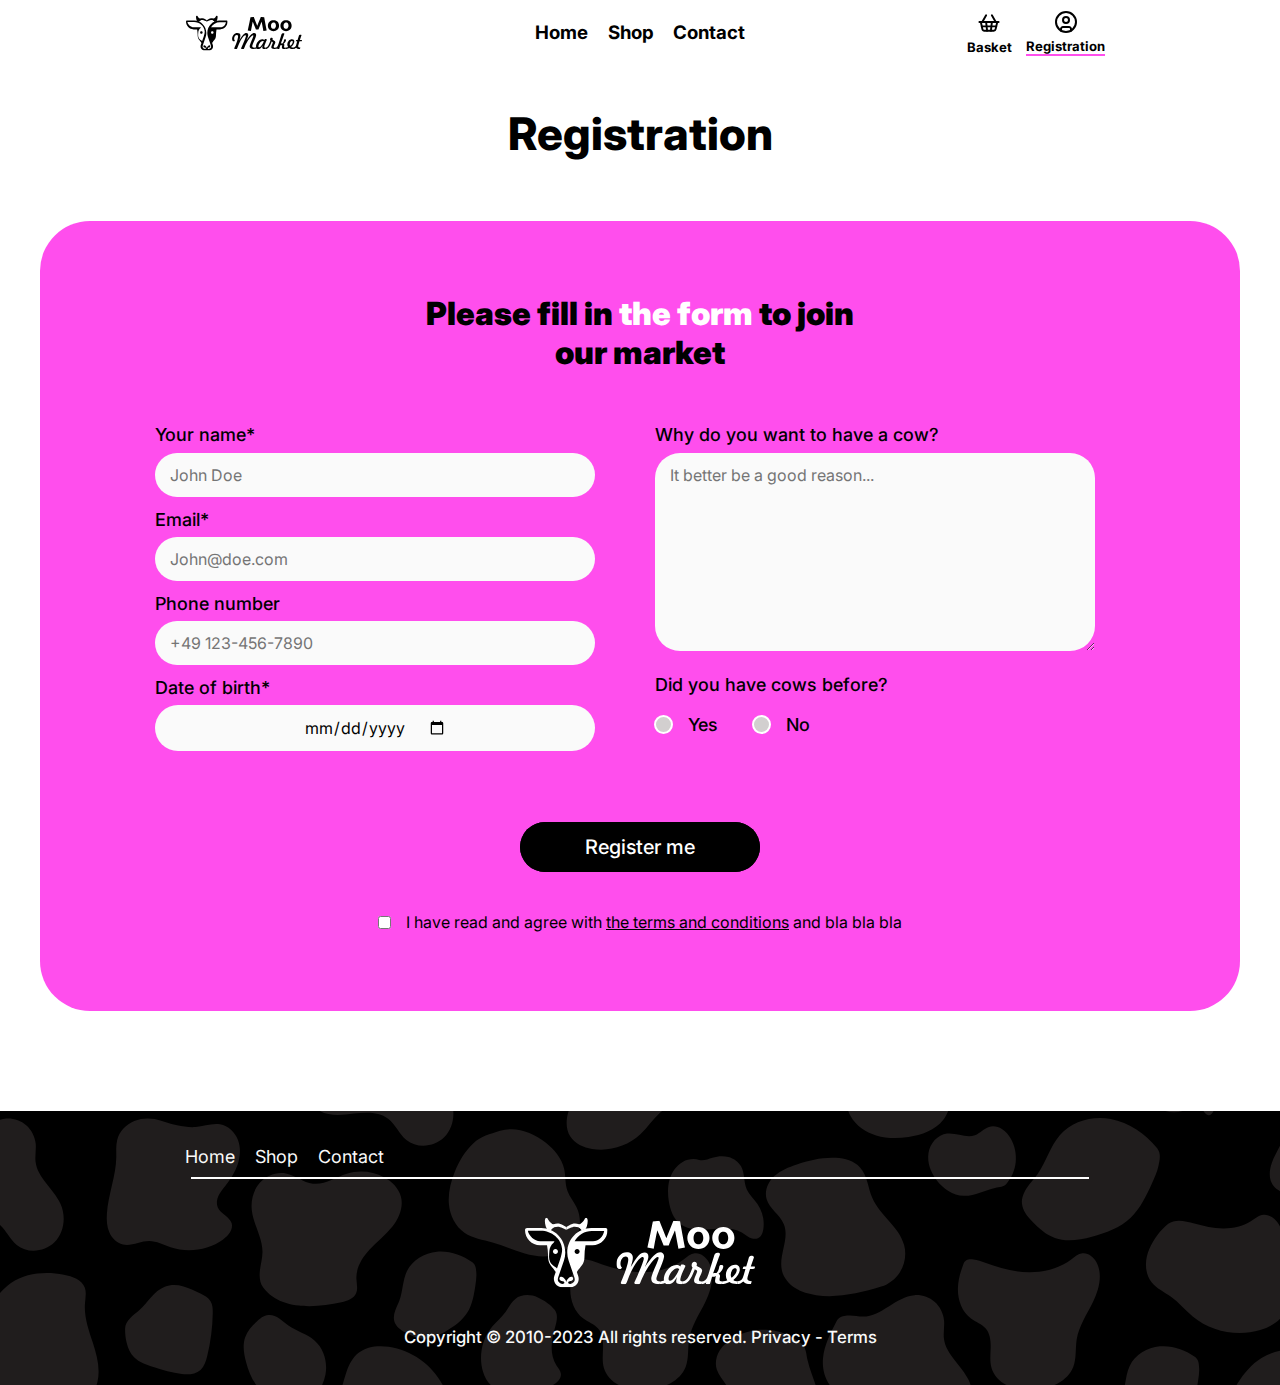
<file: registration.html>
<html lang="en">
  <head>
    <meta charset="UTF-8" />
    <meta name="viewport" content="width=device-width, initial-scale=1.0" />
    <link rel="stylesheet" href="assets/styles.css" />
    <title>Moo Market - Registration</title>
    <link rel="shortcut icon" type="image/x-icon" href="assets/favicon.svg" />
  </head>
  <body>
    <header>
      <nav>
        <a href="index.html">
          <img
            class="logo-image"
            src="./assets/logo.svg"
            alt="Face of a cow with the text Moo Market"
          />
        </a>

        <div class="central">
          <a href="index.html">Home</a>
          <a href="shop.html">Shop</a>
          <a href="contact.html">Contact</a>
        </div>
        <div class="top-right-nav">
          <div class="basket">
            <a href="basket.html">
              <svg
                width="24"
                height="24"
                viewBox="0 0 25 24"
                fill="none"
                xmlns="http://www.w3.org/2000/svg"
              >
                <path
                  d="M5.5 11L9.5 4"
                  stroke="black"
                  stroke-width="2"
                  stroke-linecap="round"
                  stroke-linejoin="round"
                />
                <path
                  d="M19.5 11L15.5 4"
                  stroke="black"
                  stroke-width="2"
                  stroke-linecap="round"
                  stroke-linejoin="round"
                />
                <path
                  d="M2.5 11H22.5"
                  stroke="black"
                  stroke-width="2"
                  stroke-linecap="round"
                  stroke-linejoin="round"
                />
                <path
                  d="M4 11L5.6 18.4C5.6935 18.8586 5.94485 19.2698 6.31028 19.5621C6.67572 19.8545 7.13211 20.0094 7.6 20H17.4C18.3 20 19.2 19.3 19.4 18.4L21.1 11"
                  stroke="black"
                  stroke-width="2"
                  stroke-linecap="round"
                  stroke-linejoin="round"
                />
                <path
                  d="M9.5 11L10.5 20"
                  stroke="black"
                  stroke-width="2"
                  stroke-linecap="round"
                  stroke-linejoin="round"
                />
                <path
                  d="M5 15.5H20"
                  stroke="black"
                  stroke-width="2"
                  stroke-linecap="round"
                  stroke-linejoin="round"
                />
                <path
                  d="M15.5 11L14.5 20"
                  stroke="black"
                  stroke-width="2"
                  stroke-linecap="round"
                  stroke-linejoin="round"
                />
              </svg>
            </a>
            <a href="basket.html">Basket</a>
          </div>
          <div class="registration">
            <a href="registration.html"
              ><svg
                width="24"
                height="24"
                viewBox="0 0 24 24"
                fill="none"
                xmlns="http://www.w3.org/2000/svg"
              >
                <g id="user-circle">
                  <path
                    id="Vector"
                    d="M12 22C17.5228 22 22 17.5228 22 12C22 6.47715 17.5228 2 12 2C6.47715 2 2 6.47715 2 12C2 17.5228 6.47715 22 12 22Z"
                    stroke="black"
                    stroke-width="2"
                    stroke-linecap="round"
                    stroke-linejoin="round"
                  />
                  <path
                    id="Vector_2"
                    d="M12 13C13.6569 13 15 11.6569 15 10C15 8.34315 13.6569 7 12 7C10.3431 7 9 8.34315 9 10C9 11.6569 10.3431 13 12 13Z"
                    stroke="black"
                    stroke-width="2"
                    stroke-linecap="round"
                    stroke-linejoin="round"
                  />
                  <path
                    id="Vector_3"
                    d="M7 20.662V19C7 18.4696 7.21071 17.9609 7.58579 17.5858C7.96086 17.2107 8.46957 17 9 17H15C15.5304 17 16.0391 17.2107 16.4142 17.5858C16.7893 17.9609 17 18.4696 17 19V20.662"
                    stroke="black"
                    stroke-width="2"
                    stroke-linecap="round"
                    stroke-linejoin="round"
                  />
                </g>
              </svg>
            </a>
            <a href="registration.html" class="active">Registration</a>
          </div>
        </div>
      </nav>
    </header>
    <div>
      <div><h2>Registration</h2></div>
      <form class="form" action="confirmation.html">
        <fieldset class="fieldset">
          <div class="form-legend">
            <legend>
              Please fill in <span class="white-legend">the form</span> to join our market
            </legend>
          </div>
          <div class="form-inputs">
            <div class="left-inputs">
              <div class="form-name"><label for="name">Your name*</label></div>
              <div>
                <input
                  class="input-name"
                  type="text"
                  name="Your name"
                  placeholder="John Doe"
                  required
                />
              </div>
              <div class="form-email"><label for="email">Email*</label></div>
              <div>
                <input
                  class="input-email"
                  type="email"
                  name="Your email"
                  placeholder="John@doe.com"
                  required
                />
              </div>
              <div class="form-phone"><label for="phone">Phone number</label></div>
              <div>
                <input
                  class="input-phone"
                  type="tel"
                  name="Your phone number"
                  placeholder="+49 123-456-7890"
                />
              </div>
              <div class="form-birthday"><label for="birthdate">Date of birth*</label></div>
              <div>
                <input class="input-birthday" type="date" name="Your birth date" required />
              </div>
            </div>
            <div class="right-inputs">
              <div class="form-question">
                <label for="question">Why do you want to have a cow?</label>
              </div>
              <div>
                <textarea
                  class="input-question"
                  type="text"
                  name="Your reason"
                  placeholder="It better be a good reason..."
                ></textarea>
              </div>
              <div class="form-choice"><label for="choice">Did you have cows before?</label></div>
              <div class="radio-buttons">
                <div class="yes-button">
                  <div class="input-choice-yes">
                    <input type="radio" value="Yes" name="Did you have cows before?" />
                  </div>
                  <div class="form-choice-yes"><label>Yes</label></div>
                </div>
                <div class="no-button">
                  <div class="input-choice-no">
                    <input type="radio" value="No" name="Did you have cows before?" />
                  </div>
                  <div class="form-choice-no"><label>No</label></div>
                </div>
              </div>
            </div>
          </div>
          <div class="button-submit">
            <input class="button-submit" type="submit" value="Register me" />
          </div>
          <div class="terms-and-conditions-group">
            <div class="input-terms-and-conditions">
              <input type="checkbox" value="I agree" required />
            </div>
            <div class="form-terms-and-conditions">
              <label
                >I have read and agree with
                <span style="text-decoration: underline">the terms and conditions</span> and bla bla
                bla</label
              >
            </div>
          </div>
        </fieldset>
      </form>
    </div>

    <footer>
      <div class="footer-pattern">
        <div class="footer-nav">
          <div class="footer-organization">
            <div class="links-bottom">
              <a href="index.html">Home</a>
              <a href="shop.html">Shop</a>
              <a href="contact.html">Contact</a>
            </div>
            <hr />
          </div>

          <div><img src="assets/moomarketfooter.svg" /></div>
          <div>
            <p>Copyright © 2010-2023 All rights reserved. Privacy - Terms</p>
          </div>
        </div>
      </div>
    </footer>
  </body>
</html>
</file>
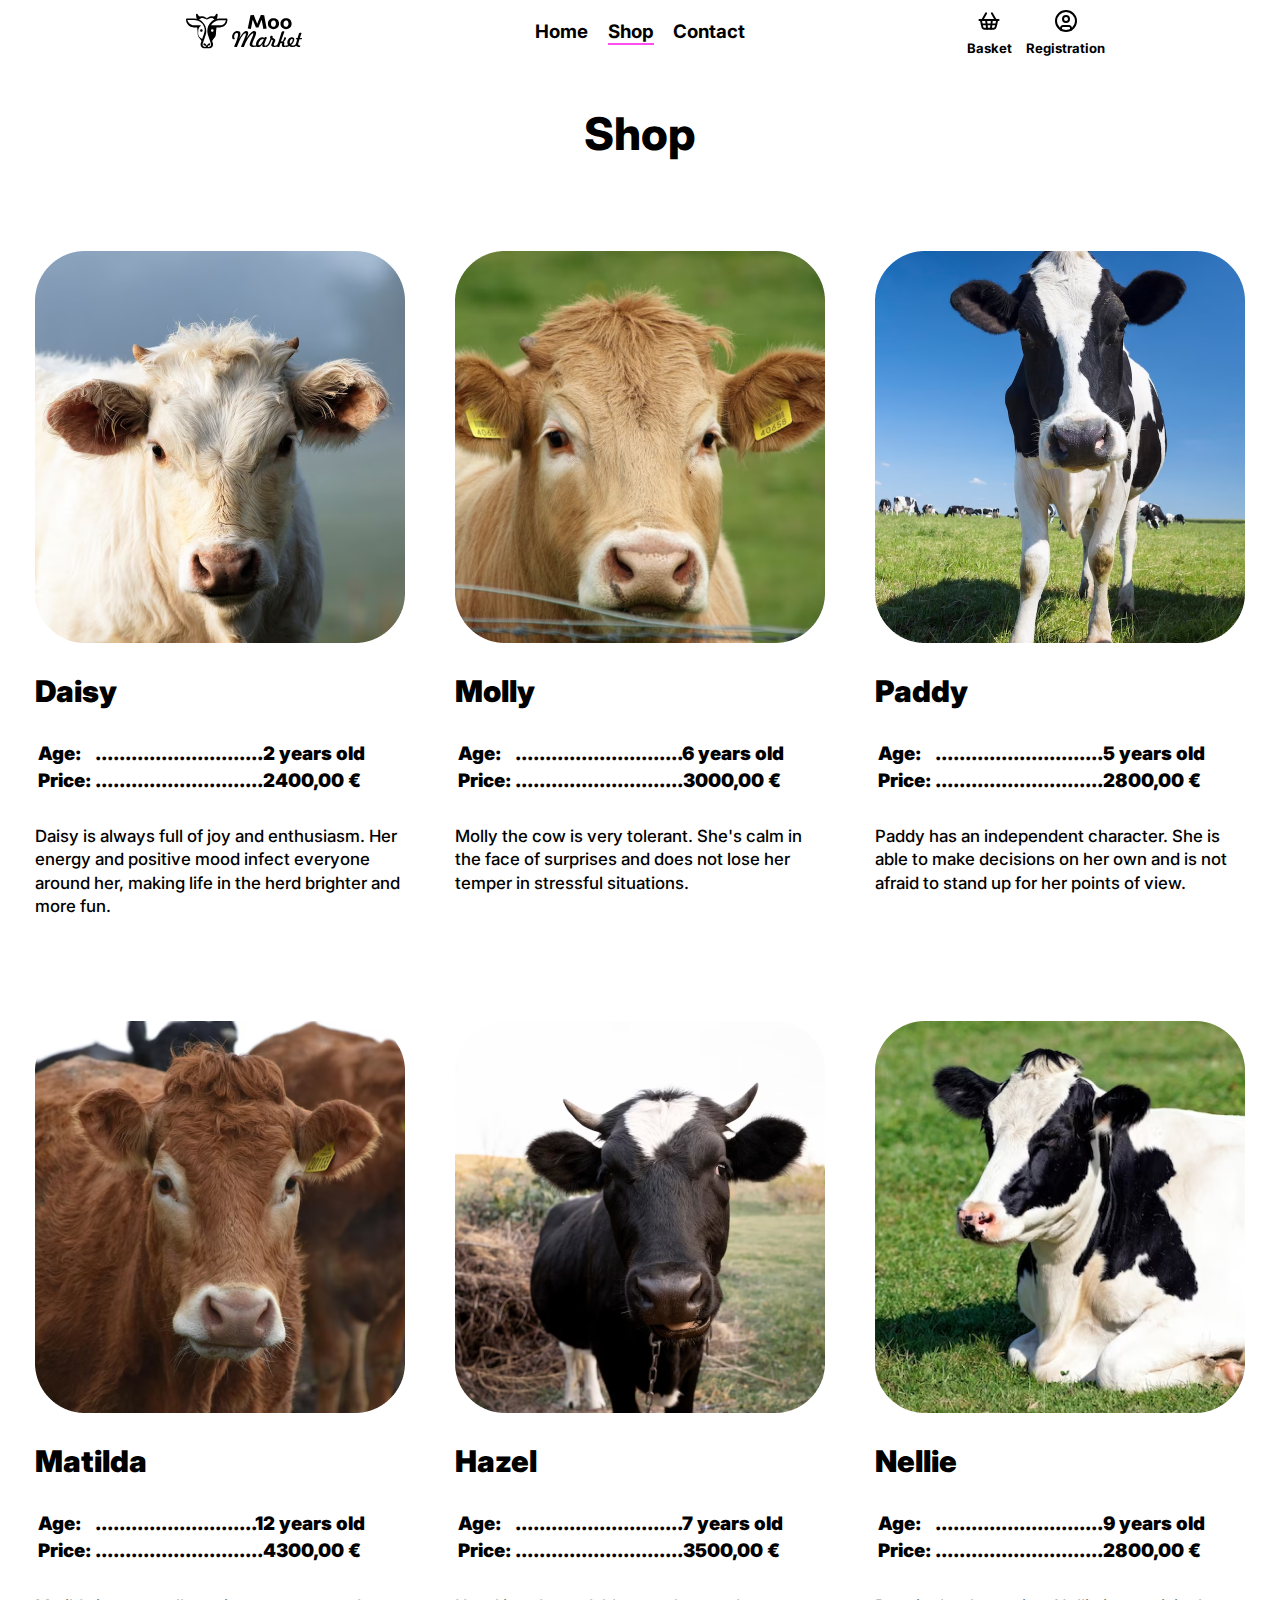
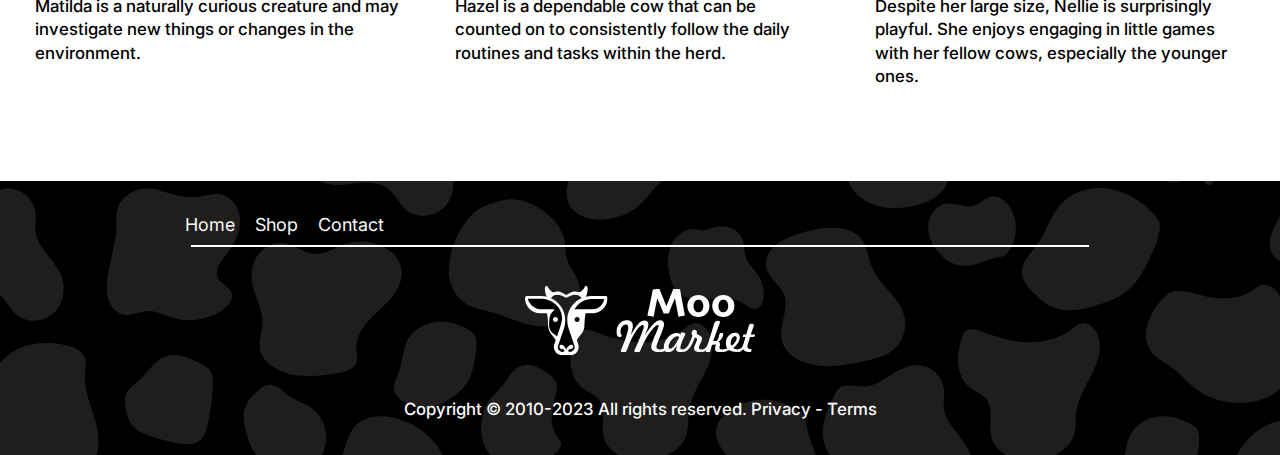
<file: shop.html>
<!DOCTYPE html>
<html lang="en">
  <head>
    <meta charset="UTF-8" />
    <meta name="viewport" content="width=device-width, initial-scale=1.0" />
    <link rel="stylesheet" href="assets/styles.css" />
    <title>Moo Market - Shop</title>
    <link rel="shortcut icon" type="image/x-icon" href="assets/favicon.svg" />
  </head>
  <body>
    <header>
      <nav>
        <a href="index.html">
          <img
            class="logo-image"
            src="./assets/logo.svg"
            alt="Face of a cow with the text Moo Market"
          />
        </a>

        <div class="central">
          <a href="index.html">Home</a>
          <a class="active" href="shop.html">Shop</a>
          <a href="contact.html">Contact</a>
        </div>
        <div class="top-right-nav">
          <div class="basket">
            <a href="basket.html">
              <svg
                width="24"
                height="24"
                viewBox="0 0 25 24"
                fill="none"
                xmlns="http://www.w3.org/2000/svg"
              >
                <path
                  d="M5.5 11L9.5 4"
                  stroke="black"
                  stroke-width="2"
                  stroke-linecap="round"
                  stroke-linejoin="round"
                />
                <path
                  d="M19.5 11L15.5 4"
                  stroke="black"
                  stroke-width="2"
                  stroke-linecap="round"
                  stroke-linejoin="round"
                />
                <path
                  d="M2.5 11H22.5"
                  stroke="black"
                  stroke-width="2"
                  stroke-linecap="round"
                  stroke-linejoin="round"
                />
                <path
                  d="M4 11L5.6 18.4C5.6935 18.8586 5.94485 19.2698 6.31028 19.5621C6.67572 19.8545 7.13211 20.0094 7.6 20H17.4C18.3 20 19.2 19.3 19.4 18.4L21.1 11"
                  stroke="black"
                  stroke-width="2"
                  stroke-linecap="round"
                  stroke-linejoin="round"
                />
                <path
                  d="M9.5 11L10.5 20"
                  stroke="black"
                  stroke-width="2"
                  stroke-linecap="round"
                  stroke-linejoin="round"
                />
                <path
                  d="M5 15.5H20"
                  stroke="black"
                  stroke-width="2"
                  stroke-linecap="round"
                  stroke-linejoin="round"
                />
                <path
                  d="M15.5 11L14.5 20"
                  stroke="black"
                  stroke-width="2"
                  stroke-linecap="round"
                  stroke-linejoin="round"
                />
              </svg>
            </a>
            <a href="basket.html">Basket</a>
          </div>
          <div class="registration">
            <a href="registration.html"
              ><svg
                width="24"
                height="24"
                viewBox="0 0 24 24"
                fill="none"
                xmlns="http://www.w3.org/2000/svg"
              >
                <g id="user-circle">
                  <path
                    id="Vector"
                    d="M12 22C17.5228 22 22 17.5228 22 12C22 6.47715 17.5228 2 12 2C6.47715 2 2 6.47715 2 12C2 17.5228 6.47715 22 12 22Z"
                    stroke="black"
                    stroke-width="2"
                    stroke-linecap="round"
                    stroke-linejoin="round"
                  />
                  <path
                    id="Vector_2"
                    d="M12 13C13.6569 13 15 11.6569 15 10C15 8.34315 13.6569 7 12 7C10.3431 7 9 8.34315 9 10C9 11.6569 10.3431 13 12 13Z"
                    stroke="black"
                    stroke-width="2"
                    stroke-linecap="round"
                    stroke-linejoin="round"
                  />
                  <path
                    id="Vector_3"
                    d="M7 20.662V19C7 18.4696 7.21071 17.9609 7.58579 17.5858C7.96086 17.2107 8.46957 17 9 17H15C15.5304 17 16.0391 17.2107 16.4142 17.5858C16.7893 17.9609 17 18.4696 17 19V20.662"
                    stroke="black"
                    stroke-width="2"
                    stroke-linecap="round"
                    stroke-linejoin="round"
                  />
                </g>
              </svg>
            </a>
            <a href="registration.html">Registration</a>
          </div>
        </div>
      </nav>
    </header>
    <div class="shop">
      <h2>Shop</h2>
      <div class="shop-offers">
        <div class="individual-offer">
          <img src="assets/Daisy.png" />
          <h4>Daisy</h4>
          <table>
            <tr>
              <td>Age:</td>
              <td>............................2 years old</td>
            </tr>
            <tr>
              <td>Price:</td>
              <td>............................2400,00 €</td>
            </tr>
          </table>
          <p>
            Daisy is always full of joy and enthusiasm. Her energy and positive mood infect everyone
            around her, making life in the herd brighter and more fun.
          </p>
        </div>

        <div class="individual-offer">
          <img src="assets/Molly.png" />
          <h4>Molly</h4>
          <table>
            <tr>
              <td>Age:</td>
              <td>............................6 years old</td>
            </tr>
            <tr>
              <td>Price:</td>
              <td>............................3000,00 €</td>
            </tr>
          </table>
          <p>
            Molly the cow is very tolerant. She's calm in the face of surprises and does not lose
            her temper in stressful situations.
          </p>
        </div>

        <div class="individual-offer">
          <img src="assets/Paddy.png" />
          <h4>Paddy</h4>
          <table>
            <tr>
              <td>Age:</td>
              <td>............................5 years old</td>
            </tr>
            <tr>
              <td>Price:</td>
              <td>............................2800,00 €</td>
            </tr>
          </table>
          <p>
            Paddy has an independent character. She is able to make decisions on her own and is not
            afraid to stand up for her points of view.
          </p>
        </div>
      </div>

      <div class="shop-offers">
        <div class="individual-offer">
          <img src="assets/Matilda.png" />
          <h4>Matilda</h4>
          <table>
            <tr>
              <td>Age:</td>
              <td>...........................12 years old</td>
            </tr>
            <tr>
              <td>Price:</td>
              <td>............................4300,00 €</td>
            </tr>
          </table>
          <p>
            Matilda is a naturally curious creature and may investigate new things or changes in the
            environment.
          </p>
        </div>

        <div class="individual-offer">
          <img src="assets/Hazel.png" />
          <h4>Hazel</h4>
          <table>
            <tr>
              <td>Age:</td>
              <td>............................7 years old</td>
            </tr>
            <tr>
              <td>Price:</td>
              <td>............................3500,00 €</td>
            </tr>
          </table>
          <p>
            Hazel is a dependable cow that can be counted on to consistently follow the daily
            routines and tasks within the herd.
          </p>
        </div>

        <div class="individual-offer">
          <img src="assets/Nellie.png" />
          <h4>Nellie</h4>
          <table>
            <tr>
              <td>Age:</td>
              <td>............................9 years old</td>
            </tr>
            <tr>
              <td>Price:</td>
              <td>............................2800,00 €</td>
            </tr>
          </table>
          <p>
            Despite her large size, Nellie is surprisingly playful. She enjoys engaging in little
            games with her fellow cows, especially the younger ones.
          </p>
        </div>
      </div>
    </div>
    <footer>
      <div class="footer-pattern">
        <div class="footer-nav">
          <div class="footer-organization">
            <div class="links-bottom">
              <a href="index.html">Home</a>
              <a href="shop.html">Shop</a>
              <a href="contact.html">Contact</a>
            </div>
            <hr />
          </div>

          <div><img src="assets/moomarketfooter.svg" /></div>
          <div>
            <p>Copyright © 2010-2023 All rights reserved. Privacy - Terms</p>
          </div>
        </div>
      </div>
    </footer>
  </body>
</html>
</file>
<file: assets/styles.css>
/** Generic Code that applies more or less to all pages */

@import url(https://fonts.googleapis.com/css?family=Inter:100,200,300,regular,500,600,700,800,900);

* {
    font-family: 'Inter', sans-serif;
    border: 0;
    margin: 0;
}

svg:hover {
    fill: #FF4EED;
}

a {
    text-decoration: none;
    color: black;
}

h2 {
    text-align: center;
    font-size: 5.01vh;
    font-weight: 800;
    margin-top: 40px;
}

h4, h5, table {
    font-size: 3.34vh;
    font-weight: 900;
}

h5, table {
    font-size: 2.08vh;
}

p {
    font-size: 1.87vh;
    font-weight: 500;
    line-height: 140%;
}

/*! Here starts styles for Navigation Bar */

nav {
    display: flex;
    flex-direction: row;
    justify-content: space-between;
    align-items: center;
    flex-wrap: nowrap;
    height: 7.30vh;
    margin-left: 14.5vw;
    margin-right: 14.5vw;
}

.central {
    display: flex;
    font-size: 2.08vh;
    font-weight: 700;
    gap: 1.5vw;
    justify-content: space-between;
    border-bottom: 0.175vh solid transparent;
    padding-left: 2.33vw;
    padding-right: 2.33vw;
}

.logo-image {
    /* This is for responsive resizing the logo */
    height: 4.90vh;
    width: 9.12vw;
}

.central a:hover {
    color: #FF4EED;
}

.central a.active {
    border-bottom: 0.313vh solid #FF4EED;
}

.top-right-nav {
    display: flex;
    flex-direction: row;
    width: 9.12vw;
    align-items: center;
    justify-content: center;
    gap: 1.16vw;
}

.registration {
    display: flex;
    flex-direction: column;
    align-items: center;
    gap: 0.292vw;
    font-size: 1.46vh;
    font-weight: 700;
}

.registration a:hover {
    color: #FF4EED;
}

.registration a.active {
    border-bottom: 0.313vh solid #FF4EED;
}

.basket {
    display: flex;
    flex-direction: column;
    align-items: center;
    gap: 0.292vw;
    font-size: 1.46vh;
    font-weight: 700;
}

.basket a:hover {
    color: #FF4EED;
}

.basket a.active {
    border-bottom: 0.313vh solid #FF4EED;
}

/*! Here ends styles for Navigation Bar */

/** Here starts styles for Hero Image */

.hero-image {
    display: flex;
    background-image: url("pattern.svg");
    height: 30.4vw;
    width: 100vw;
    background-position: center;
    background-repeat: no-repeat;
    background-size: cover;
    flex-direction: column;
    justify-content: center;
    align-items: center;
    text-align: center;
    gap: 50px;
}

.hero-text {
    color: #FF4EED;
    font-size: 7.4vw;
    font-weight: 900;
    line-height: 100%;
    width: 900px;
}

.hero-button {
    font-size: 2.08vh;
    font-weight: 500;
    height: 5.21vh;
    padding: 1.35vh 2.92vw;
    border-radius: 5.84vw;
    background-color: #FF4EED;
    color: #FFF;
    border: 0;
    cursor: pointer;
}

.hero-button:hover {
    background-color: #e02ece;
}

/** Here ends styles for Hero Image */

/*! Here starts the Marquee */

.marquee {
    display: flex;
    gap: 20px;
    height: 5.21vh;
    width: 100vw;
    background: #6DF79C;
    text-align: center;
    margin-bottom: 10.43vh;
    justify-content: center;
    align-items: center;
}

.marquee:hover {
    background-color: #66e892;
}

.sale {
    vertical-align: middle;
    line-height: 5.21vh;
    font-size: 2.08vh;
    font-weight: 500;
}

/*! Here ends the Marquee */

/*? Here starts styles for "4 reasons" in Index page */

.reasons {
    display: flex;
    flex-direction: row;
    flex-wrap: wrap;
    justify-content: center;
    height: 70vh;
    gap: 2.51vw;
}

.reason-one, .reason-two, .reason-three, .reason-four {
    display: flex;
    flex-direction: column;
    flex-wrap: wrap;
    width: 15.78vw;
    margin-top: 6.26vh;
    gap: 2.08vh;
}

.reason-two, .reason-four {
    margin-top: 14.09vh;
}

/*? Here ends styles for "4 reasons" in Index page */

/*! Here starts styles for offers in Index page which also apply to the offers in the Shop page */

.offers-organization {
    display: flex;
    justify-content: center;
    flex-direction: column;
    align-items: center;
    gap: 6vh;
    margin-bottom: 10.5vh;
}

.offers {
    display: flex;
    justify-content: center;
    gap: 30px;
    height: 750px;
}

.individual-offer {
    /* This also applies to the offers in the Shop page */
    display: inline-flex;
    flex-direction: column;
    align-items: flex-start;
    gap: 30px;
    width: 370px;
    height: 670px;
    padding: 10px;
    margin-top: 60px;
}

.catalog-button {
    font-size: 2.08vh;
    font-weight: 500;
    height: 5.21vh;
    padding: 1.35vh 2.92vw;
    border-radius: 5.84vw;
    background: var(--ff-4-eed, #FF4EED);
    color: var(--white, #FFF);
    border: 0;
    cursor: pointer;
}

.catalog-button:hover {
    background-color: #e02ece;
}

/*! Here ends styles for offers in Index page which also apply to the offers in the Shop page */

/** Here starts styles for the Footer  */

footer {
    background-color: black;
    height: 30.46vh;
    color: #FAFAFA;
}
.footer-pattern {
    display: flex;
    background-image: url("footerpattern.svg");
    height: 30.46vh;
    background-position: center;
    background-repeat: no-repeat;
    background-size: cover;
    position: relative;
}

.footer-nav, .footer-nav a {
    display: flex;
    flex-direction: column;
    align-items: center;
    justify-content: center;
    width: 100vw;
    color: #FAFAFA;
    font-size: 18px;
    gap: 4.20vh;
}

.links-bottom {
   display: flex;
   flex-direction: row;
   justify-content: space-evenly;
   align-items: center;
   width: 14vw;
   margin-right: 57.1vw;
   gap: 20px;
}

.footer-nav a:hover {
    color: #FF4EED;
}

.footer-organization {
    display: flex;
    justify-content: center;
    flex-direction: column;
    align-items: center;
}

hr {
    display: flex;
    border: 1px solid white;
    width: 70vw;
    margin-top: 10px;
    justify-content: center;
}

/** Here ends styles for the Footer */

/*? Here starts styles for Shop page */

.shop-offers {
    display: flex;
    justify-content: center;
    align-items: center;
    gap: 30px;
    height: 750px;
}

.shop {
    display: flex;
    justify-content: center;
    align-items: center;
    flex-direction: column;
    gap: 20px;
    margin-bottom: 80px;
}

/*? Here ends styles for Shop page */

/*! Here starts styles for Contact page */

.google-map {
    margin-top: 100px;
}

.contact-content {
    display: flex;
    flex-direction: column;
    justify-content: center;
    text-align: center;
    align-items: center;
    width: 100vw;
    height: 140px;
    gap: 50px;
    margin-top: 30px;
}

.contact-content p {
    margin-top: 40px;
    width: 850px;
}

.contact-means {
    display: flex;
    flex-direction: column;
    align-items: center;
    gap: 15px;
    font-size: 20px;
}

.smartphone, .email, .address {
    display: flex;
    gap: 15px;
}

.email a:hover {
    color: #FF4EED;
}

/*! Here ends styles for Contact page */

/** Here starts styles for Registration page */

.form {
    display: flex;
    background-color: #FF4EED;
    flex-direction: row;
    align-items: center;
    height: 790px;
    width: 1200px;
    justify-content: center;
    border-radius: 50px;
    margin-left: auto;
    margin-right: auto;
    margin-top: 60px;
    margin-bottom: 100px;
    text-align: center;
}

.form-legend {
    font-size: 32px;
    font-weight: 900;
    width: 450px;
    text-align: center;
    justify-content: center;
    margin-left: auto;
    margin-right: auto;
    margin-bottom: 50px;
}

.white-legend {
    color: #FFF;
}

.form-inputs {
    display: flex;
    flex-direction: row;
    justify-content: space-around;
    font-size: 18px;
    font-weight: 500;
    line-height: 140%;
    text-align: left;
    height: 400px;
    width: 1000px;
}

.left-inputs, .right-inputs {
    height: 400px;
    width: 470px;
}

.input-name, .input-email, .input-phone, .input-birthday, .input-question {
    display: flex;
    height: auto;
    width: 440px;
    padding: 12px 15px;
    flex-direction: column;
    justify-content: center;
    align-items: flex-start;
    gap: 10px;
    align-self: stretch;
    border-radius: 25px;
    background: var(--bg, #FAFAFA);
    margin-top: 5px;
    margin-bottom: 10px;
    font-size: 16px;
}

.input-birthday {
    flex-direction: row;
    cursor: pointer;
}

.input-question {
    height: 198px;
}

.form-choice {
    margin-top: 21px;
    margin-bottom: 15px;
}

.radio-buttons {
    display: flex;
    gap: 35px;
}

.yes-button, .no-button {
    display: flex;
    gap: 20px;
    align-items: center;
}

input[type='radio']:after {
    width: 15px;
    height: 15px;
    border-radius: 15px;
    top: -3px;
    left: -1px;
    position: relative;
    background-color: rgb(210, 207, 207);
    content: '';
    display: inline-block;
    visibility: visible;
    border: 2px solid white;
}

input[type='radio']:checked:after {
    width: 15px;
    height: 15px;
    border-radius: 15px;
    top: -px;
    left: -1px;
    position: relative;
    background-color: black;
    content: '';
    display: inline-block;
    visibility: visible;
    border: 2px solid white;
}

.button-submit {
    color: var(--white, #FFF);
    font-size: 20px;
    font-style: normal;
    font-weight: 500;
    line-height: normal;
    display: inline-flex;
    height: 50px;
    width: 240px;
    justify-content: center;
    align-items: center;
    gap: 10px;
    flex-shrink: 0;
    border-radius: 100px;
    background: var(--black, #000);
    cursor: pointer;
}

input[type="checkbox"] {
    accent-color: white;
}

.button-submit:hover {
    background-color: #201D1D;
}

.terms-and-conditions-group {
    display: flex;
    justify-content: center;
    gap: 15px;
    margin-top: 40px;
    align-items: center;
}

/** Here ends styles for Registration page */

/*? Here starts styles for Confirmation page */

.confirmation-page {
    display: flex;
    flex-direction: column;
    justify-content: center;
    align-items: center;
}

.confirmation-title {
    margin-top: 20px;
    margin-bottom: 15px;
}

.confirmation-image {
    display: flex;
    margin-left: auto;
    margin-right: auto;
    margin-bottom: 80px;
}

.confirmation-text, .banner-info-text {
    display: flex;
    text-align: center;
    position: absolute;
    top: 30%;
    left: 50%;
    transform: translate(-50%, -50%);
    color: black;
    font-size: 32px;
    font-weight: 900;
    line-height: normal;
    width: 450px;
}

.banner-info-text {
    top: 36%;
    color: white;
    font-size: 15px;
    font-weight: 500;
    width: 270px;
}
/*? Here ends styles for Confirmation page */

/*! Here starts styles for Basket page */

.shopping-cart-container {
    display: flex;
    flex-direction: column;
    justify-content: center;
    align-items: center;
    gap: 50px;
    margin-bottom: 100px;
}

.shopping-cart-articles {
    display: flex;
    flex-direction: column;
    justify-content: center;
    align-items: center;
    gap: 30px;
}

.no-cow-image {
    display: flex;
    text-align: center;
    position: absolute;
    top: 35%;
    left: 41.5%;
    transform: translate(-50%, -50%);
    color: white;
    font-size: 60px;
    font-weight: 800;
    line-height: normal;
    width: 450px;
}

.article-one, .article-two {
    display: flex;
    flex-direction: row;
    justify-content: space-between;
    align-items: center;
    width: 1200px;
    height: 240px;
    border: solid 1px;
    border-color: #D9D9D9;
    border-radius: 40px;
}

.article-one-left, .article-two-left {
    display: flex;
    flex-direction: row;
    justify-content: left;
    gap: 40px;
    margin-left: 10px;
}


.article-one-details, .article-two-details {
    display: flex;
    flex-direction: column;
    justify-content: center;
    gap: 20px;
}

.article-one-details p, .article-two-details p {
    color: #575757;
    width: 500px;
}

.article-one-price, .article-two-price {
    display: flex;
    text-align: right;
    flex-direction: column;
    justify-content: center;
    margin-right: 50px;
}

.article-one-price p, .article-two-price p {
    font-size: 14px;
    text-align: right;
    color: #575757;
    font-weight: 500;
}

.article-one-price a:hover, .article-two-price a:hover {
    cursor: pointer;
    text-decoration: underline;

}

.division-shopping-cart {
    border-bottom: 1px solid #D9D9D9;
    width: 1200px;
}

.payment-methods {
    display: flex;
    flex-direction: row;
    justify-content: space-between;
    width: 1200px;
}

.payment-left {
    display: flex;
    flex-direction: row;
    justify-content: center;
    gap: 30px;
    font-size: 20px;
    font-weight: 700;
    line-height: 140%;
}

.payment-choice, .delivery-choice {
    display: flex;
    flex-direction: column;
    align-items: start;
    justify-content: center;
    gap: 10px;
}

.total-and-checkout {
    display: flex;
    flex-direction: column;
    justify-content: center;
    align-items: end;
    gap: 5px;
    width: 200px;
}

.checkout-button {
    font-size: 20px;
    font-weight: 500;
    height: 50px;
    padding: 13px 50px;
    border-radius: 100px;
    background: var(--ff-4-eed, #FF4EED);
    color: var(--white, #FFF);
    border: 0;
    cursor: pointer;
}

.checkout-button:hover {
    background-color: #e02ece;
}

.dropdown-payment, .dropdown-delivery {
    display: flex;
    flex-direction: row;
    justify-content: center;
    border: solid 1px;
    border-color: #D9D9D9;
    border-radius: 25px;
    width: 370px;
    height: 65px;
    padding: 20px 30px;
    font-size: 18px;
    font-weight: 500;
}

/*! Here ends styles for Basket page  */

/** Here starts styles for Account page */

.account-form {
    display: flex;
    flex-direction: column;
    justify-content: center;
    align-items: center;
    gap: 20px;
    margin-top: 20px;
    margin-bottom: 100px;
}

.account-details {
    font-size: 18px;
    font-weight: 500;
    line-height: 140%;
    width: 1200px;
    height: 400px;
    border: 1px solid #D9D9D9;
    border-radius: 50px;
    padding: 50px 80px;
    margin-top: 40px;
    margin-bottom: 28px;
}

.info-line {
    text-align: center;
    color: #575757;
    background-color: #FAFAFA;
    padding-left: 15px;
    border-radius: 25px;
}

.edit-button {
    font-size: 20px;
    font-weight: 500;
    height: 50px;
    padding: 13px 50px;
    border-radius: 100px;
    background: var(--ff-4-eed, #FF4EED);
    color: var(--white, #FFF);
    border: 0;
    cursor: pointer;
}

.edit-button:hover {
    background-color: #e02ece;
}

/** Here ends styles for Account page */
</file>
